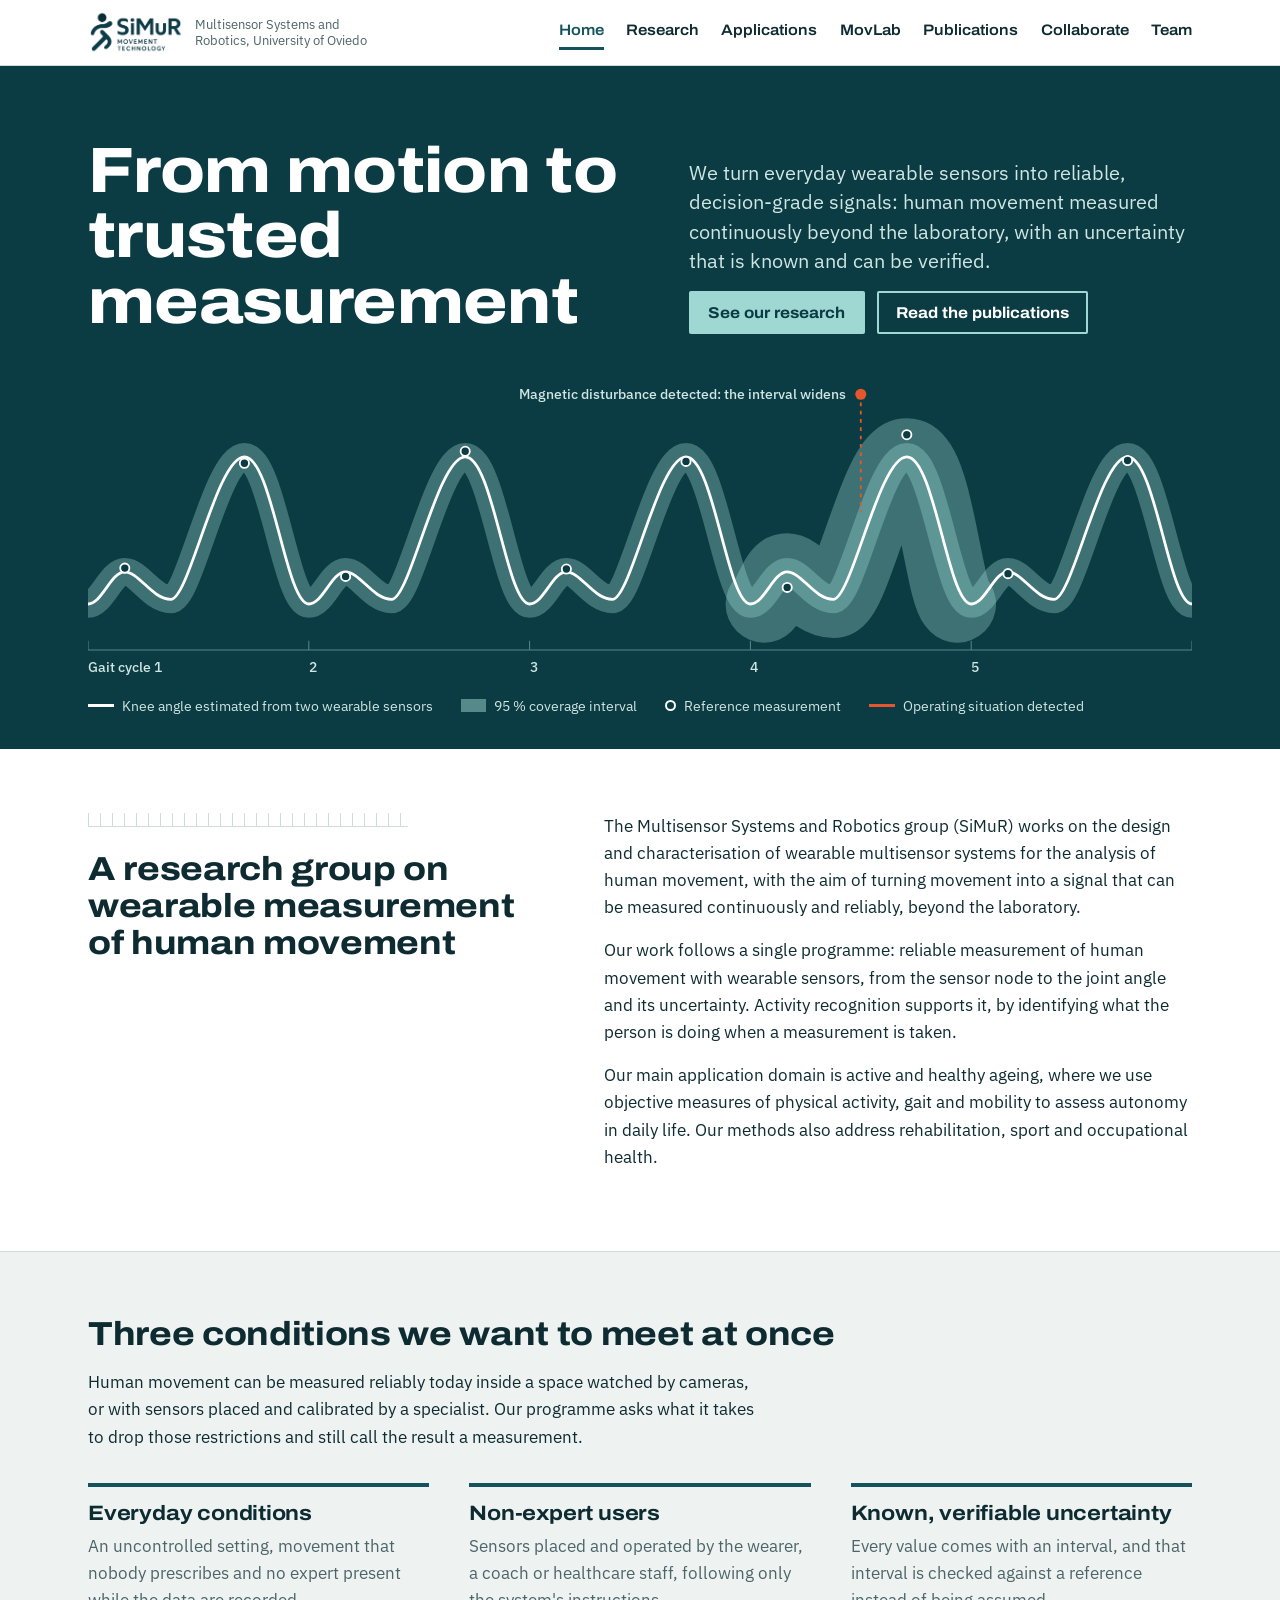
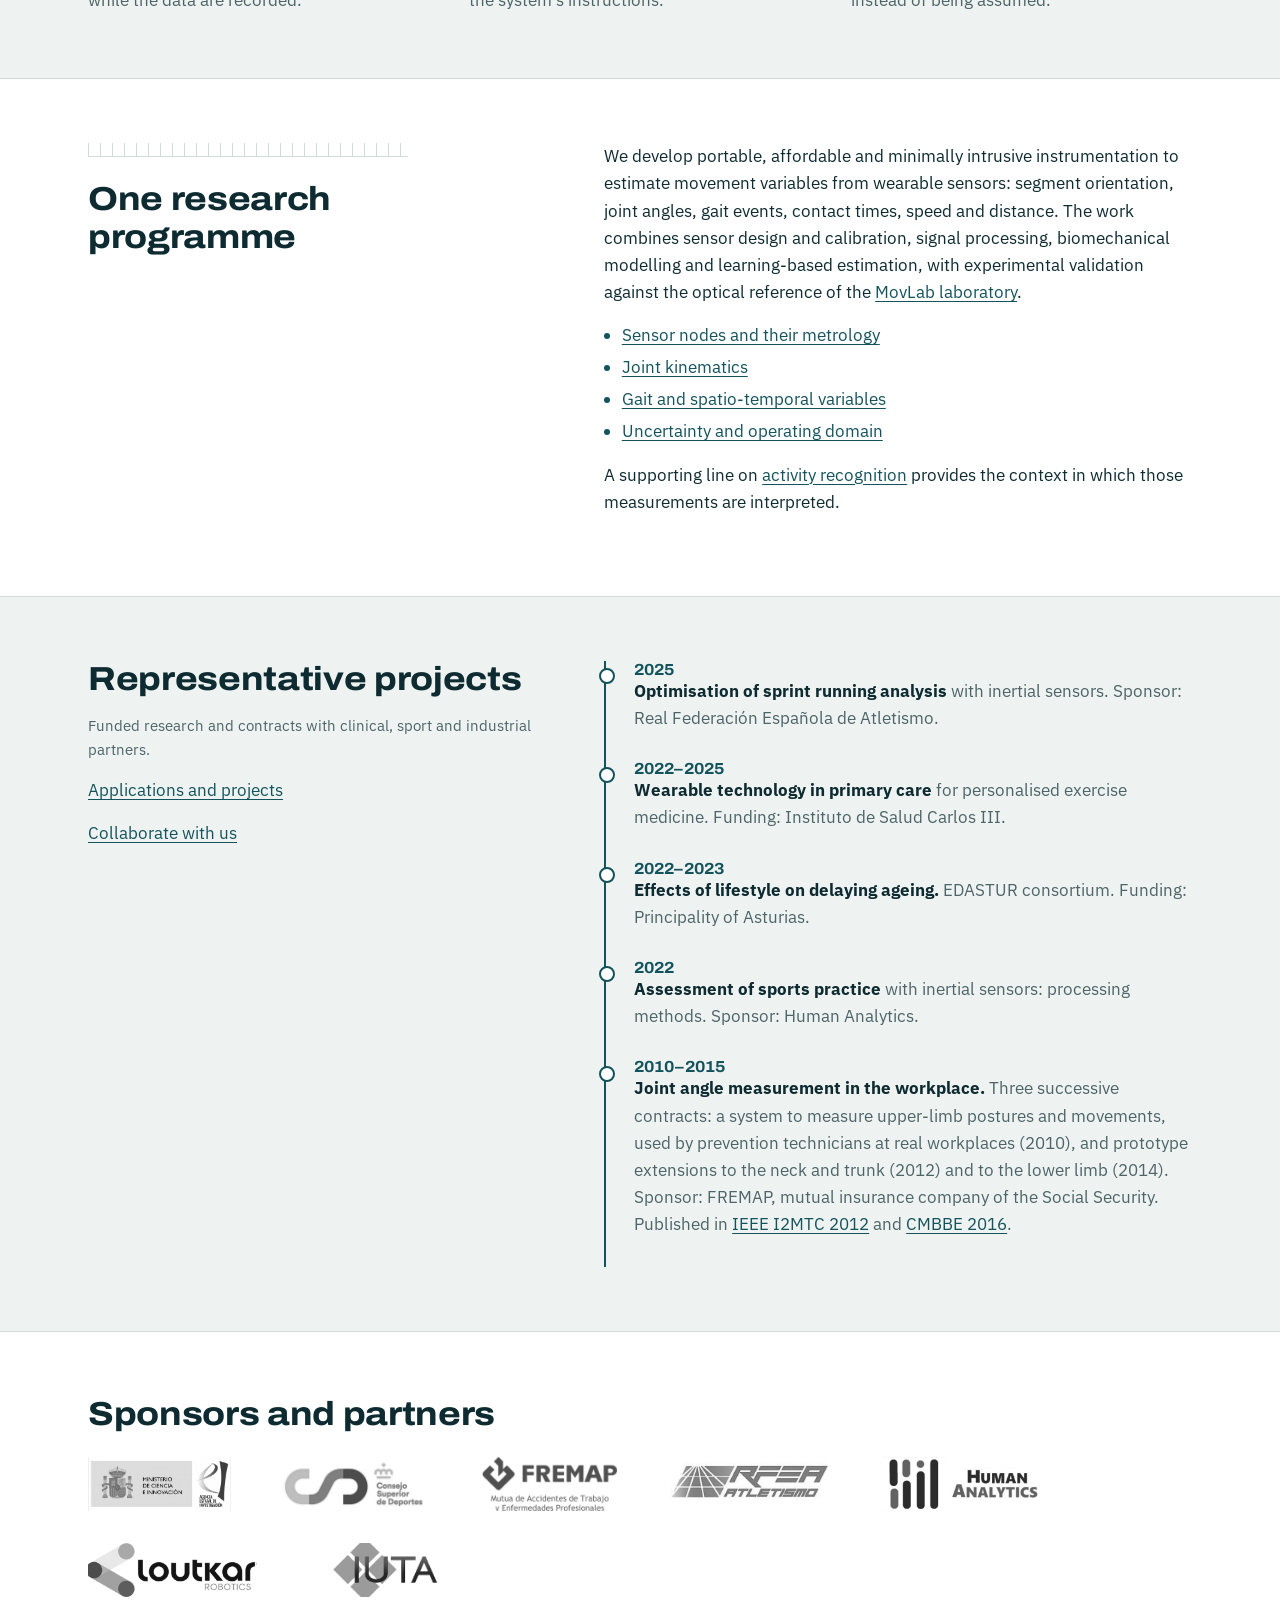
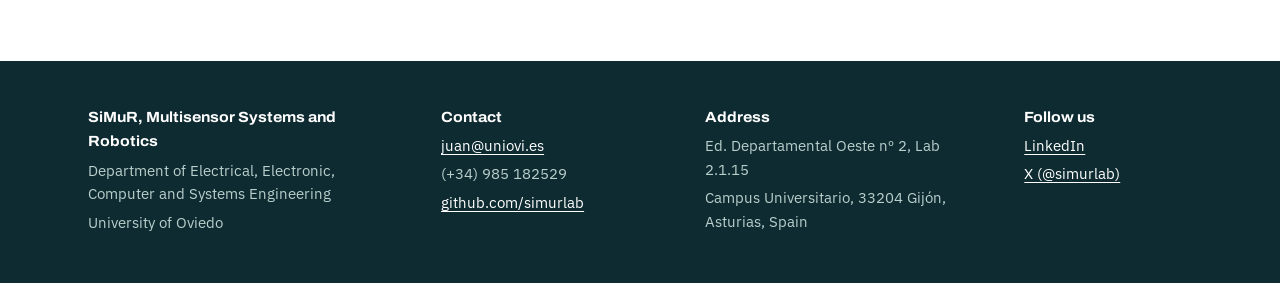
<file: index.html>
<!DOCTYPE html>
<html lang="en">
<head>
<meta charset="utf-8">
<meta name="viewport" content="width=device-width, initial-scale=1">
<title>SiMuR – Multisensor Systems and Robotics, University of Oviedo</title>
<meta name="description" content="SiMuR designs and characterises wearable multisensor systems to measure human movement continuously and reliably beyond the laboratory, with known and verifiable uncertainty.">
<link rel="icon" href="assets/img/old/home-01.png">
<link rel="preconnect" href="https://fonts.googleapis.com"><link rel="preconnect" href="https://fonts.gstatic.com" crossorigin>
<link href="https://fonts.googleapis.com/css2?family=Archivo:wdth,wght@100..125,500..800&family=IBM+Plex+Sans:wght@400;500;600&display=swap" rel="stylesheet">
<link rel="stylesheet" href="assets/style.css">
</head>
<body>
<a class="skip" href="#main">Skip to main content</a>
<header class="site-head"><div class="wrap">
<a class="brand" href="index.html"><img src="assets/img/old/home-04.png" alt="SiMuR Movement Technology" width="800" height="387"><span>Multisensor Systems and Robotics, University of Oviedo</span></a>
<nav class="site-nav" aria-label="Main"><ul>
<li><a href="index.html" aria-current="page">Home</a></li>
<li><a href="research.html">Research</a></li>
<li><a href="applications.html">Applications</a></li>
<li><a href="facilities.html">MovLab</a></li>
<li><a href="publications.html">Publications</a></li>
<li><a href="collaborate.html">Collaborate</a></li>
<li><a href="team.html">Team</a></li>
</ul></nav>
</div></header>

<main id="main">
<section class="hero"><div class="wrap">
<div class="hero-text">
<h1>From motion to trusted measurement</h1>
<div>
<p class="lead">We turn everyday wearable sensors into reliable, decision-grade signals: human movement measured continuously beyond the laboratory, with an uncertainty that is known and can be verified.</p>
<div class="hero-actions"><a class="btn" href="research.html">See our research</a><a class="btn line" href="publications.html">Read the publications</a></div>
</div>
</div>
<div class="plot">
<svg viewBox="0 0 1200 330" role="img" aria-labelledby="plot-t plot-d">
<title id="plot-t">A joint angle measured over five gait cycles with its coverage interval</title>
<desc id="plot-d">The estimated knee angle is drawn as a line inside a band, the 95 % coverage interval. Reference points fall inside the band. In the fourth cycle a magnetic disturbance is detected and the band widens.</desc>
<g class="tick"><path d="M0 300H1200M0 300v-10M240 300v-10M480 300v-10M720 300v-10M960 300v-10M1200 300v-10"/></g>
<path class="band" stroke-width="30" d="M0,250 C15,250 25,215 40,215 S70,245 90,245 S140,90 170,90 S215,250 240,250 C255,250 265,215 280,215 S310,245 330,245 S380,90 410,90 S455,250 480,250 C495,250 505,215 520,215 S550,245 570,245 S620,90 650,90 S695,250 720,250 C735,250 745,215 760,215 S790,245 810,245 S860,90 890,90 S935,250 960,250 C975,250 985,215 1000,215 S1030,245 1050,245 S1100,90 1130,90 S1175,250 1200,250"/>
<path class="band" stroke-width="84" d="M735,250 C745,240 750,215 760,215 S790,245 810,245 S860,90 890,90 S930,240 945,250"/>
<path class="curve" d="M0,250 C15,250 25,215 40,215 S70,245 90,245 S140,90 170,90 S215,250 240,250 C255,250 265,215 280,215 S310,245 330,245 S380,90 410,90 S455,250 480,250 C495,250 505,215 520,215 S550,245 570,245 S620,90 650,90 S695,250 720,250 C735,250 745,215 760,215 S790,245 810,245 S860,90 890,90 S935,250 960,250 C975,250 985,215 1000,215 S1030,245 1050,245 S1100,90 1130,90 S1175,250 1200,250"/>
<g class="ref"><circle cx="40" cy="211" r="5"/><circle cx="170" cy="97" r="5"/><circle cx="280" cy="220" r="5"/><circle cx="410" cy="84" r="5"/><circle cx="520" cy="212" r="5"/><circle cx="650" cy="95" r="5"/><circle cx="760" cy="232" r="5"/><circle cx="890" cy="66" r="5"/><circle cx="1000" cy="217" r="5"/><circle cx="1130" cy="94" r="5"/></g>
<path class="flagline" d="M840 22V150"/><circle class="flag" cx="840" cy="22" r="6"/>
<text x="856" y="27">Magnetic disturbance detected: the interval widens</text>
<text x="0" y="324">Gait cycle 1</text><text x="240" y="324">2</text><text x="480" y="324">3</text><text x="720" y="324">4</text><text x="960" y="324">5</text>
</svg>
<ul class="legend"><li><i></i>Knee angle estimated from two wearable sensors</li><li><i class="b"></i>95 % coverage interval</li><li><i class="r"></i>Reference measurement</li><li><i class="f"></i>Operating situation detected</li></ul>
</div>
</div></section>

<section class="sec white"><div class="wrap split">
<div><div class="rule"></div><h2>A research group on wearable measurement of human movement</h2></div>
<div>
<p>The Multisensor Systems and Robotics group (SiMuR) works on the design and characterisation of wearable multisensor systems for the analysis of human movement, with the aim of turning movement into a signal that can be measured continuously and reliably, beyond the laboratory.</p>
<p>Our work follows a single programme: reliable measurement of human movement with wearable sensors, from the sensor node to the joint angle and its uncertainty. Activity recognition supports it, by identifying what the person is doing when a measurement is taken.</p>
<p>Our main application domain is active and healthy ageing, where we use objective measures of physical activity, gait and mobility to assess autonomy in daily life. Our methods also address rehabilitation, sport and occupational health.</p>
</div>
</div></section>

<section class="sec"><div class="wrap">
<h2>Three conditions we want to meet at once</h2>
<p>Human movement can be measured reliably today inside a space watched by cameras, or with sensors placed and calibrated by a specialist. Our programme asks what it takes to drop those restrictions and still call the result a measurement.</p>
<div class="cols3" style="margin-top:2rem">
<div class="cond"><h3>Everyday conditions</h3><p>An uncontrolled setting, movement that nobody prescribes and no expert present while the data are recorded.</p></div>
<div class="cond"><h3>Non-expert users</h3><p>Sensors placed and operated by the wearer, a coach or healthcare staff, following only the system's instructions.</p></div>
<div class="cond"><h3>Known, verifiable uncertainty</h3><p>Every value comes with an interval, and that interval is checked against a reference instead of being assumed.</p></div>
</div>
</div></section>

<section class="sec white"><div class="wrap split">
<div><div class="rule"></div><h2>One research programme</h2></div>
<div>
<p>We develop portable, affordable and minimally intrusive instrumentation to estimate movement variables from wearable sensors: segment orientation, joint angles, gait events, contact times, speed and distance. The work combines sensor design and calibration, signal processing, biomechanical modelling and learning-based estimation, with experimental validation against the optical reference of the <a href="facilities.html">MovLab laboratory</a>.</p>
<ul>
<li><a href="research.html#imu">Sensor nodes and their metrology</a></li>
<li><a href="research.html#joints">Joint kinematics</a></li>
<li><a href="research.html#gait">Gait and spatio-temporal variables</a></li>
<li><a href="research.html#trustworthy">Uncertainty and operating domain</a></li>
</ul>
<p style="margin-top:1rem">A supporting line on <a href="research.html#har">activity recognition</a> provides the context in which those measurements are interpreted.</p>
</div>
</div></section>

<section class="sec"><div class="wrap split">
<div><h2>Representative projects</h2><p class="small">Funded research and contracts with clinical, sport and industrial partners.</p><p><a href="applications.html">Applications and projects</a></p><p><a href="collaborate.html">Collaborate with us</a></p></div>
<ol class="timeline">
<li><time>2025</time><p><strong>Optimisation of sprint running analysis</strong> with inertial sensors. Sponsor: Real Federación Española de Atletismo.</p></li>
<li><time>2022–2025</time><p><strong>Wearable technology in primary care</strong> for personalised exercise medicine. Funding: Instituto de Salud Carlos III.</p></li>
<li><time>2022–2023</time><p><strong>Effects of lifestyle on delaying ageing.</strong> EDASTUR consortium. Funding: Principality of Asturias.</p></li>
<li><time>2022</time><p><strong>Assessment of sports practice</strong> with inertial sensors: processing methods. Sponsor: Human Analytics.</p></li>
<li><time>2010–2015</time><p><strong>Joint angle measurement in the workplace.</strong> Three successive contracts: a system to measure upper-limb postures and movements, used by prevention technicians at real workplaces (2010), and prototype extensions to the neck and trunk (2012) and to the lower limb (2014). Sponsor: FREMAP, mutual insurance company of the Social Security. Published in <a href="https://doi.org/10.1109/I2MTC.2012.6229695">IEEE I2MTC 2012</a> and <a href="https://doi.org/10.1080/10255842.2014.997718">CMBBE 2016</a>.</p></li>
</ol>
</div></section>

<section class="sec white"><div class="wrap">
<h2>Sponsors and partners</h2>
<ul class="logos">
<li><img src="assets/img/old/home-12.jpg" alt="Ministerio de Ciencia e Innovación, Agencia Estatal de Investigación"></li>
<li><img src="assets/img/old/home-11.png" alt="Consejo Superior de Deportes"></li>
<li><img src="assets/img/old/home-09.png" alt="FREMAP"></li>
<li><img src="assets/img/old/home-10.png" alt="Real Federación Española de Atletismo"></li>
<li><img src="assets/img/old/home-08.png" alt="Human Analytics"></li>
<li><img src="assets/img/old/home-07.png" alt="Loutkar Robotics"></li>
<li><img src="assets/img/old/home-13.png" alt="IUTA"></li>
</ul>
</div></section>
</main>

<footer class="site-foot"><div class="wrap">
<div><p><strong>SiMuR, Multisensor Systems and Robotics</strong></p><p>Department of Electrical, Electronic, Computer and Systems Engineering</p><p>University of Oviedo</p></div>
<div><p><strong>Contact</strong></p><p><a href="mailto:juan@uniovi.es">juan@uniovi.es</a></p><p>(+34) 985 182529</p><p><a href="https://github.com/simurlab">github.com/simurlab</a></p></div>
<div><p><strong>Address</strong></p><p>Ed. Departamental Oeste nº 2, Lab 2.1.15</p><p>Campus Universitario, 33204 Gijón, Asturias, Spain</p></div>
<div><p><strong>Follow us</strong></p><p><a href="https://www.linkedin.com/company/simurlab/">LinkedIn</a></p><p><a href="https://x.com/simurlab">X (@simurlab)</a></p></div>
</div></footer>
</body>
</html>
</file>
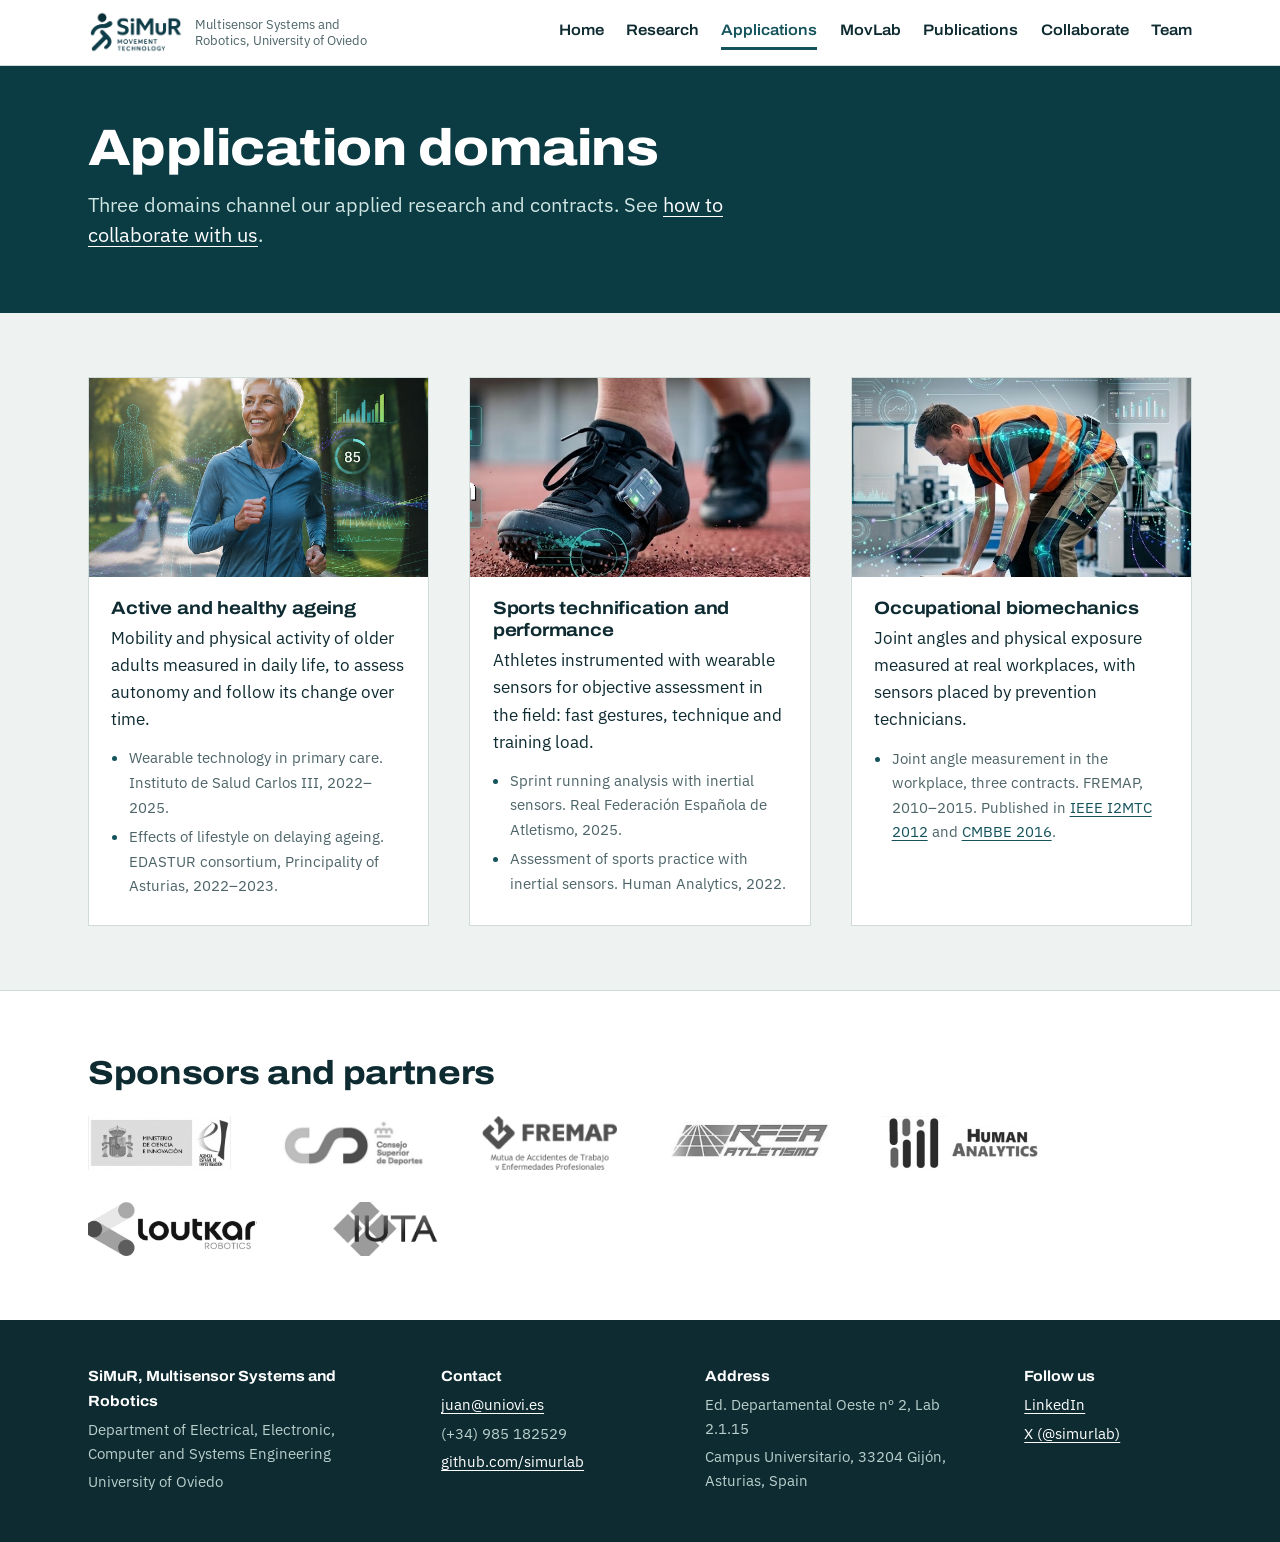
<file: applications.html>
<!DOCTYPE html>
<html lang="en">
<head>
<meta charset="utf-8">
<meta name="viewport" content="width=device-width, initial-scale=1">
<title>Applications and projects – SiMuR</title>
<meta name="description" content="Application domains of the SiMuR group: active and healthy ageing, sports technification and performance, and occupational biomechanics, with projects and partners.">
<link rel="icon" href="assets/img/old/home-01.png">
<link rel="preconnect" href="https://fonts.googleapis.com"><link rel="preconnect" href="https://fonts.gstatic.com" crossorigin>
<link href="https://fonts.googleapis.com/css2?family=Archivo:wdth,wght@100..125,500..800&family=IBM+Plex+Sans:wght@400;500;600&display=swap" rel="stylesheet">
<link rel="stylesheet" href="assets/style.css">
</head>
<body>
<a class="skip" href="#main">Skip to main content</a>
<header class="site-head"><div class="wrap">
<a class="brand" href="index.html"><img src="assets/img/old/home-04.png" alt="SiMuR Movement Technology" width="800" height="387"><span>Multisensor Systems and Robotics, University of Oviedo</span></a>
<nav class="site-nav" aria-label="Main"><ul>
<li><a href="index.html">Home</a></li>
<li><a href="research.html">Research</a></li>
<li><a href="applications.html" aria-current="page">Applications</a></li>
<li><a href="facilities.html">MovLab</a></li>
<li><a href="publications.html">Publications</a></li>
<li><a href="collaborate.html">Collaborate</a></li>
<li><a href="team.html">Team</a></li>
</ul></nav>
</div></header>

<main id="main">
<section class="page-head"><div class="wrap">
<h1>Application domains</h1>
<p class="lead">Three domains channel our applied research and contracts. See <a href="collaborate.html">how to collaborate with us</a>.</p>
</div></section>

<section class="sec"><div class="wrap">
<h2 class="vh">Domains and their projects</h2>
<div class="cols3">

<article class="tile" id="ageing"><img src="assets/img/old/research-topis-10.png" alt="An older woman jogging in a park" width="1280" height="370" style="aspect-ratio:640/375;height:auto;object-fit:cover;object-position:100% 50%"><div class="body">
<h3>Active and healthy ageing</h3>
<p>Mobility and physical activity of older adults measured in daily life, to assess autonomy and follow its change over time.</p>
<ul><li>Wearable technology in primary care. Instituto de Salud Carlos III, 2022–2025.</li><li>Effects of lifestyle on delaying ageing. EDASTUR consortium, Principality of Asturias, 2022–2023.</li></ul>
</div></article>

<article class="tile" id="sport"><img src="assets/img/old/research-topis-12.jpg" alt="A sensor attached to a running shoe on a track" width="1280" height="375" style="aspect-ratio:640/375;height:auto;object-fit:cover;object-position:100% 50%"><div class="body">
<h3>Sports technification and performance</h3>
<p>Athletes instrumented with wearable sensors for objective assessment in the field: fast gestures, technique and training load.</p>
<ul><li>Sprint running analysis with inertial sensors. Real Federación Española de Atletismo, 2025.</li><li>Assessment of sports practice with inertial sensors. Human Analytics, 2022.</li></ul>
</div></article>

<article class="tile" id="work"><img src="assets/img/old/research-topis-13.jpg" alt="A worker bending to lift a load while wearing sensors" width="1280" height="375" style="aspect-ratio:640/375;height:auto;object-fit:cover;object-position:100% 50%"><div class="body">
<h3>Occupational biomechanics</h3>
<p>Joint angles and physical exposure measured at real workplaces, with sensors placed by prevention technicians.</p>
<ul><li>Joint angle measurement in the workplace, three contracts. FREMAP, 2010–2015. Published in <a href="https://doi.org/10.1109/I2MTC.2012.6229695">IEEE I2MTC 2012</a> and <a href="https://doi.org/10.1080/10255842.2014.997718">CMBBE 2016</a>.</li></ul>
</div></article>

</div>
</div></section>

<section class="sec white"><div class="wrap">
<h2>Sponsors and partners</h2>
<ul class="logos">
<li><img src="assets/img/old/home-12.jpg" alt="Ministerio de Ciencia e Innovación, Agencia Estatal de Investigación"></li>
<li><img src="assets/img/old/home-11.png" alt="Consejo Superior de Deportes"></li>
<li><img src="assets/img/old/home-09.png" alt="FREMAP"></li>
<li><img src="assets/img/old/home-10.png" alt="Real Federación Española de Atletismo"></li>
<li><img src="assets/img/old/home-08.png" alt="Human Analytics"></li>
<li><img src="assets/img/old/home-07.png" alt="Loutkar Robotics"></li>
<li><img src="assets/img/old/home-13.png" alt="IUTA"></li>
</ul>
</div></section>
</main>

<footer class="site-foot"><div class="wrap">
<div><p><strong>SiMuR, Multisensor Systems and Robotics</strong></p><p>Department of Electrical, Electronic, Computer and Systems Engineering</p><p>University of Oviedo</p></div>
<div><p><strong>Contact</strong></p><p><a href="mailto:juan@uniovi.es">juan@uniovi.es</a></p><p>(+34) 985 182529</p><p><a href="https://github.com/simurlab">github.com/simurlab</a></p></div>
<div><p><strong>Address</strong></p><p>Ed. Departamental Oeste nº 2, Lab 2.1.15</p><p>Campus Universitario, 33204 Gijón, Asturias, Spain</p></div>
<div><p><strong>Follow us</strong></p><p><a href="https://www.linkedin.com/company/simurlab/">LinkedIn</a></p><p><a href="https://x.com/simurlab">X (@simurlab)</a></p></div>
</div></footer>
</body>
</html>
</file>
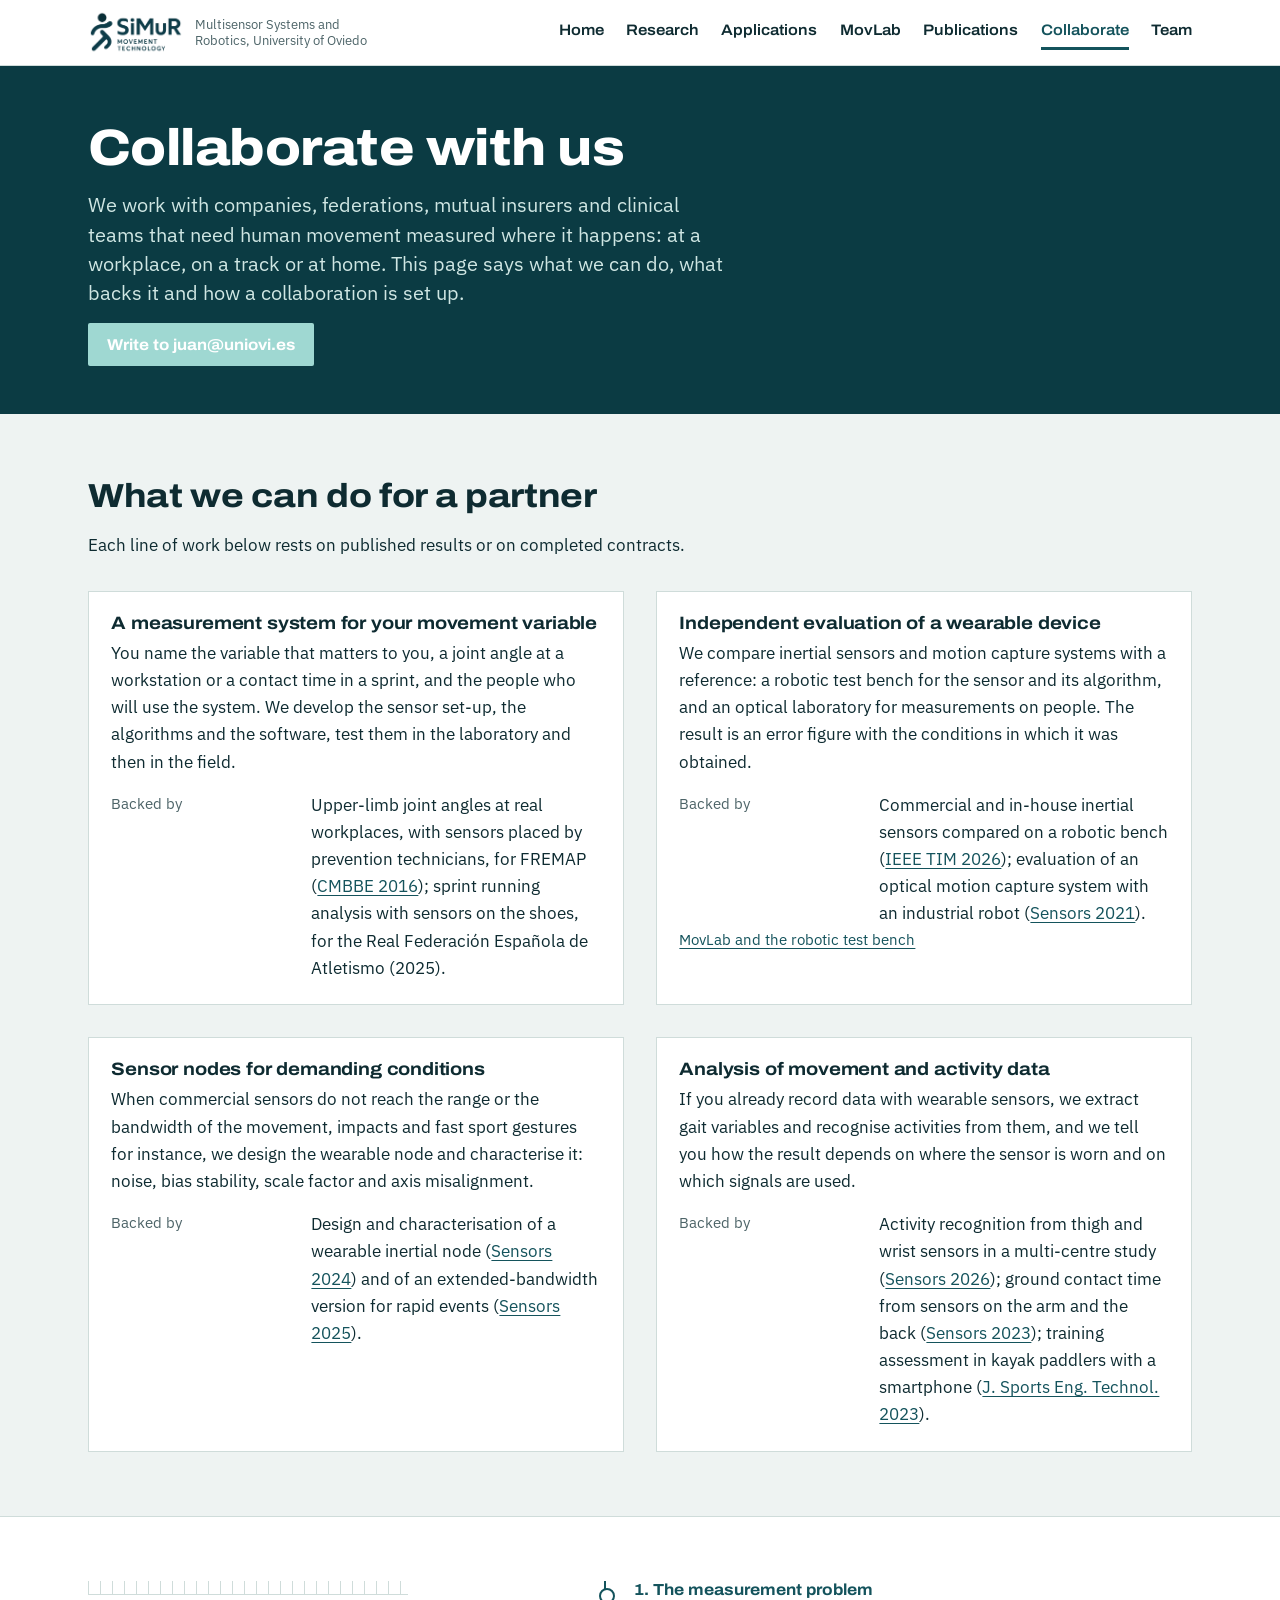
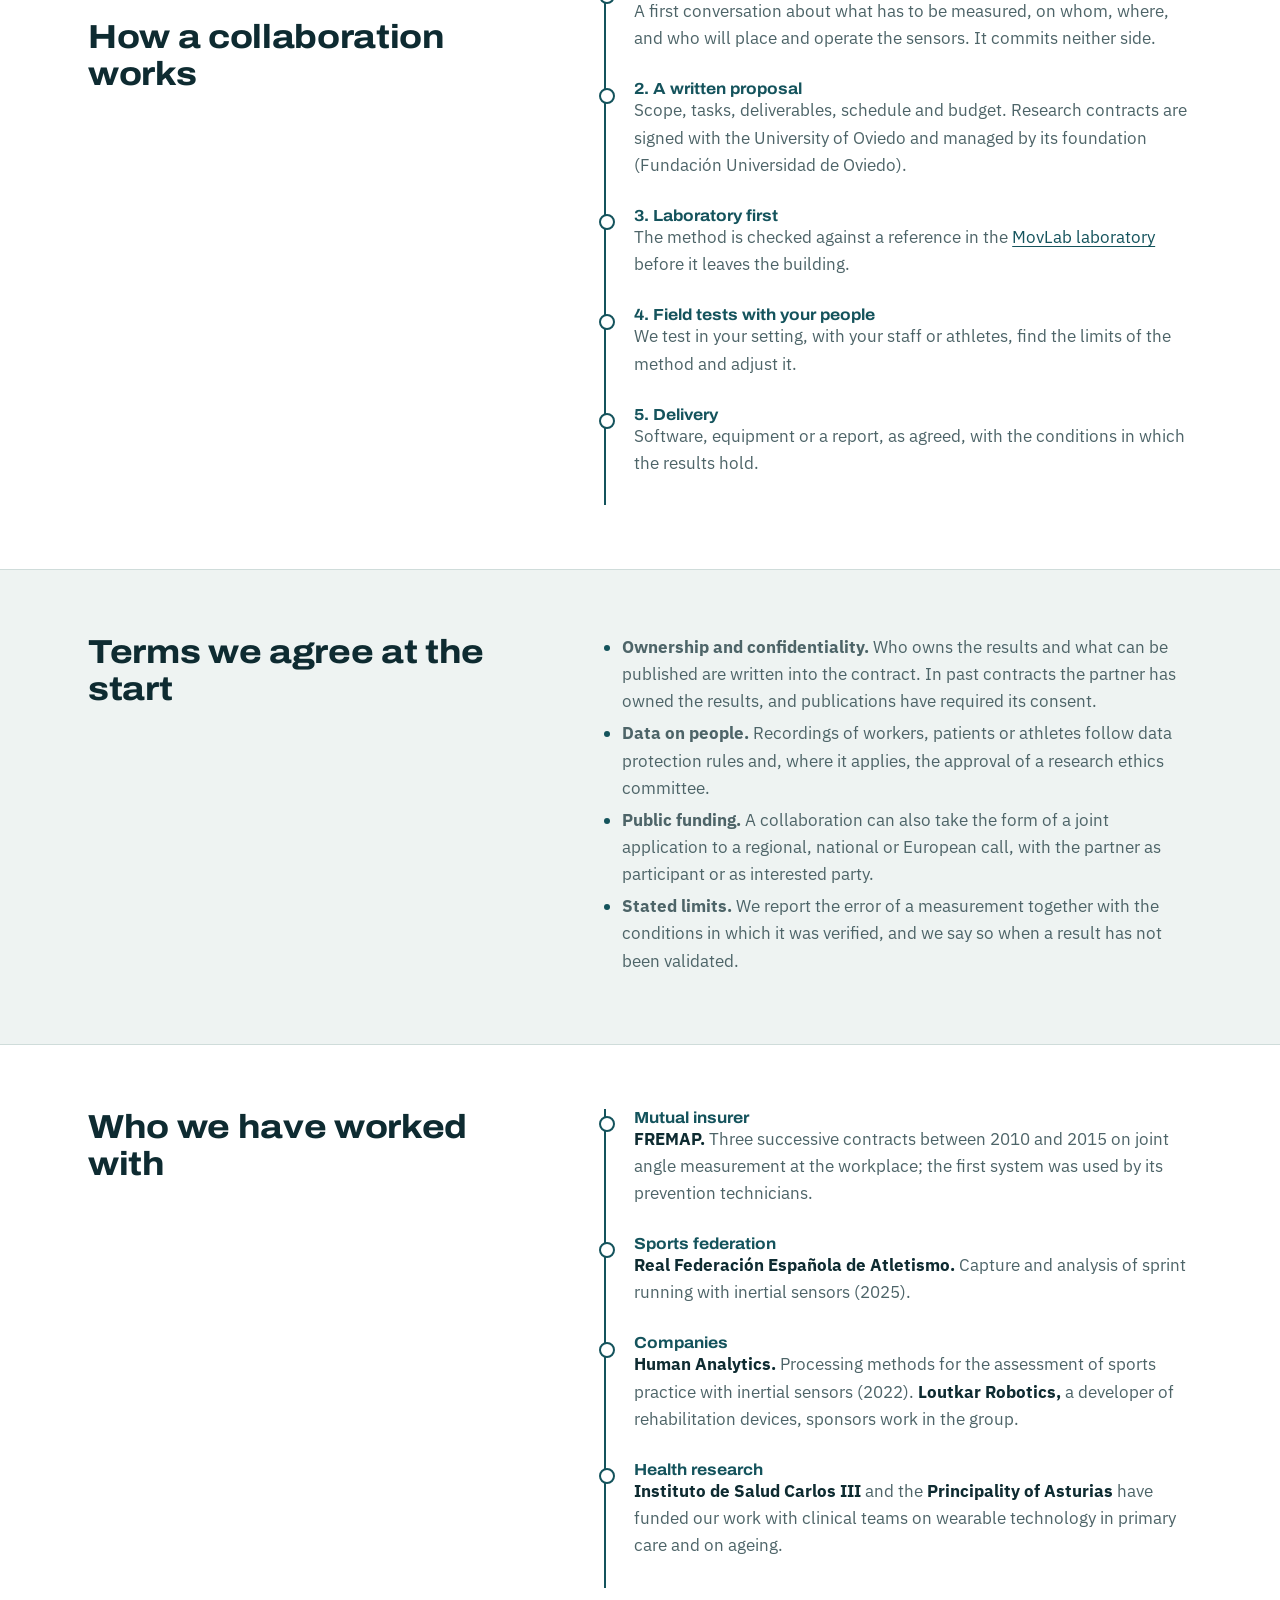
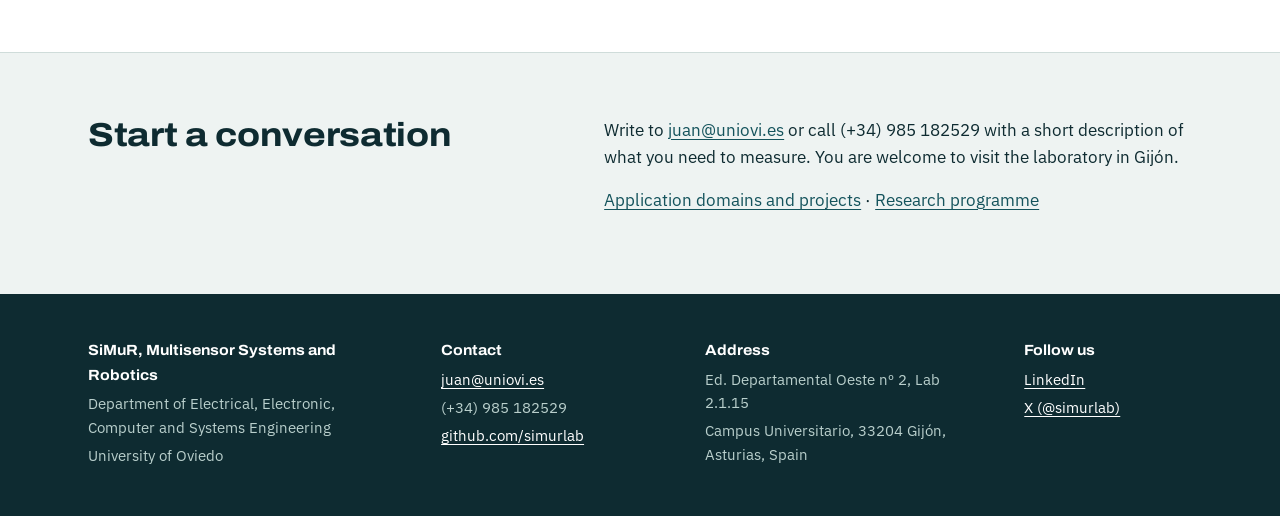
<file: collaborate.html>
<!DOCTYPE html>
<html lang="en">
<head>
<meta charset="utf-8">
<meta name="viewport" content="width=device-width, initial-scale=1">
<title>Collaborate – SiMuR</title>
<meta name="description" content="How companies, federations, insurers and clinical teams can work with the SiMuR group: measurement systems, evaluation of wearable devices, sensor nodes and data analysis.">
<link rel="icon" href="assets/img/old/home-01.png">
<link rel="preconnect" href="https://fonts.googleapis.com"><link rel="preconnect" href="https://fonts.gstatic.com" crossorigin>
<link href="https://fonts.googleapis.com/css2?family=Archivo:wdth,wght@100..125,500..800&family=IBM+Plex+Sans:wght@400;500;600&display=swap" rel="stylesheet">
<link rel="stylesheet" href="assets/style.css">
</head>
<body>
<a class="skip" href="#main">Skip to main content</a>
<header class="site-head"><div class="wrap">
<a class="brand" href="index.html"><img src="assets/img/old/home-04.png" alt="SiMuR Movement Technology" width="800" height="387"><span>Multisensor Systems and Robotics, University of Oviedo</span></a>
<nav class="site-nav" aria-label="Main"><ul>
<li><a href="index.html">Home</a></li>
<li><a href="research.html">Research</a></li>
<li><a href="applications.html">Applications</a></li>
<li><a href="facilities.html">MovLab</a></li>
<li><a href="publications.html">Publications</a></li>
<li><a href="collaborate.html" aria-current="page">Collaborate</a></li>
<li><a href="team.html">Team</a></li>
</ul></nav>
</div></header>

<main id="main">
<section class="page-head"><div class="wrap">
<h1>Collaborate with us</h1>
<p class="lead">We work with companies, federations, mutual insurers and clinical teams that need human movement measured where it happens: at a workplace, on a track or at home. This page says what we can do, what backs it and how a collaboration is set up.</p>
<div class="hero-actions"><a class="btn" href="mailto:juan@uniovi.es">Write to juan@uniovi.es</a></div>
</div></section>

<section class="sec"><div class="wrap">
<h2>What we can do for a partner</h2>
<p>Each line of work below rests on published results or on completed contracts.</p>
<div class="tiles" style="margin-top:2rem">

<article class="tile" id="systems"><div class="body">
<h3>A measurement system for your movement variable</h3>
<p>You name the variable that matters to you, a joint angle at a workstation or a contact time in a sprint, and the people who will use the system. We develop the sensor set-up, the algorithms and the software, test them in the laboratory and then in the field.</p>
<dl class="facts">
<dt>Backed by</dt><dd>Upper-limb joint angles at real workplaces, with sensors placed by prevention technicians, for FREMAP (<a href="https://doi.org/10.1080/10255842.2014.997718">CMBBE 2016</a>); sprint running analysis with sensors on the shoes, for the Real Federación Española de Atletismo (2025).</dd>
</dl>
</div></article>

<article class="tile" id="evaluation"><div class="body">
<h3>Independent evaluation of a wearable device</h3>
<p>We compare inertial sensors and motion capture systems with a reference: a robotic test bench for the sensor and its algorithm, and an optical laboratory for measurements on people. The result is an error figure with the conditions in which it was obtained.</p>
<dl class="facts">
<dt>Backed by</dt><dd>Commercial and in-house inertial sensors compared on a robotic bench (<a href="https://doi.org/10.1109/TIM.2026.3670515">IEEE TIM 2026</a>); evaluation of an optical motion capture system with an industrial robot (<a href="https://doi.org/10.3390/s21113748">Sensors 2021</a>).</dd>
</dl>
<p class="small"><a href="facilities.html">MovLab and the robotic test bench</a></p>
</div></article>

<article class="tile" id="hardware"><div class="body">
<h3>Sensor nodes for demanding conditions</h3>
<p>When commercial sensors do not reach the range or the bandwidth of the movement, impacts and fast sport gestures for instance, we design the wearable node and characterise it: noise, bias stability, scale factor and axis misalignment.</p>
<dl class="facts">
<dt>Backed by</dt><dd>Design and characterisation of a wearable inertial node (<a href="https://doi.org/10.3390/s24165388">Sensors 2024</a>) and of an extended-bandwidth version for rapid events (<a href="https://doi.org/10.3390/s25196224">Sensors 2025</a>).</dd>
</dl>
</div></article>

<article class="tile" id="analysis"><div class="body">
<h3>Analysis of movement and activity data</h3>
<p>If you already record data with wearable sensors, we extract gait variables and recognise activities from them, and we tell you how the result depends on where the sensor is worn and on which signals are used.</p>
<dl class="facts">
<dt>Backed by</dt><dd>Activity recognition from thigh and wrist sensors in a multi-centre study (<a href="https://www.mdpi.com/1424-8220/26/12/3683">Sensors 2026</a>); ground contact time from sensors on the arm and the back (<a href="https://doi.org/10.3390/s23052523">Sensors 2023</a>); training assessment in kayak paddlers with a smartphone (<a href="https://doi.org/10.1177/17543371231221013">J. Sports Eng. Technol. 2023</a>).</dd>
</dl>
</div></article>

</div>
</div></section>

<section class="sec white"><div class="wrap split">
<div><div class="rule"></div><h2>How a collaboration works</h2></div>
<ol class="timeline">
<li><time>1. The measurement problem</time><p>A first conversation about what has to be measured, on whom, where, and who will place and operate the sensors. It commits neither side.</p></li>
<li><time>2. A written proposal</time><p>Scope, tasks, deliverables, schedule and budget. Research contracts are signed with the University of Oviedo and managed by its foundation (Fundación Universidad de Oviedo).</p></li>
<li><time>3. Laboratory first</time><p>The method is checked against a reference in the <a href="facilities.html">MovLab laboratory</a> before it leaves the building.</p></li>
<li><time>4. Field tests with your people</time><p>We test in your setting, with your staff or athletes, find the limits of the method and adjust it.</p></li>
<li><time>5. Delivery</time><p>Software, equipment or a report, as agreed, with the conditions in which the results hold.</p></li>
</ol>
</div></section>

<section class="sec"><div class="wrap split">
<div><h2>Terms we agree at the start</h2></div>
<div>
<ul>
<li><strong>Ownership and confidentiality.</strong> Who owns the results and what can be published are written into the contract. In past contracts the partner has owned the results, and publications have required its consent.</li>
<li><strong>Data on people.</strong> Recordings of workers, patients or athletes follow data protection rules and, where it applies, the approval of a research ethics committee.</li>
<li><strong>Public funding.</strong> A collaboration can also take the form of a joint application to a regional, national or European call, with the partner as participant or as interested party.</li>
<li><strong>Stated limits.</strong> We report the error of a measurement together with the conditions in which it was verified, and we say so when a result has not been validated.</li>
</ul>
</div>
</div></section>

<section class="sec white"><div class="wrap split">
<div><h2>Who we have worked with</h2></div>
<ol class="timeline">
<li><time>Mutual insurer</time><p><strong>FREMAP.</strong> Three successive contracts between 2010 and 2015 on joint angle measurement at the workplace; the first system was used by its prevention technicians.</p></li>
<li><time>Sports federation</time><p><strong>Real Federación Española de Atletismo.</strong> Capture and analysis of sprint running with inertial sensors (2025).</p></li>
<li><time>Companies</time><p><strong>Human Analytics.</strong> Processing methods for the assessment of sports practice with inertial sensors (2022). <strong>Loutkar Robotics,</strong> a developer of rehabilitation devices, sponsors work in the group.</p></li>
<li><time>Health research</time><p><strong>Instituto de Salud Carlos III</strong> and the <strong>Principality of Asturias</strong> have funded our work with clinical teams on wearable technology in primary care and on ageing.</p></li>
</ol>
</div></section>

<section class="sec"><div class="wrap split">
<div><h2>Start a conversation</h2></div>
<div>
<p>Write to <a href="mailto:juan@uniovi.es">juan@uniovi.es</a> or call (+34) 985 182529 with a short description of what you need to measure. You are welcome to visit the laboratory in Gijón.</p>
<p><a href="applications.html">Application domains and projects</a> · <a href="research.html">Research programme</a></p>
</div>
</div></section>
</main>

<footer class="site-foot"><div class="wrap">
<div><p><strong>SiMuR, Multisensor Systems and Robotics</strong></p><p>Department of Electrical, Electronic, Computer and Systems Engineering</p><p>University of Oviedo</p></div>
<div><p><strong>Contact</strong></p><p><a href="mailto:juan@uniovi.es">juan@uniovi.es</a></p><p>(+34) 985 182529</p><p><a href="https://github.com/simurlab">github.com/simurlab</a></p></div>
<div><p><strong>Address</strong></p><p>Ed. Departamental Oeste nº 2, Lab 2.1.15</p><p>Campus Universitario, 33204 Gijón, Asturias, Spain</p></div>
<div><p><strong>Follow us</strong></p><p><a href="https://www.linkedin.com/company/simurlab/">LinkedIn</a></p><p><a href="https://x.com/simurlab">X (@simurlab)</a></p></div>
</div></footer>
</body>
</html>
</file>
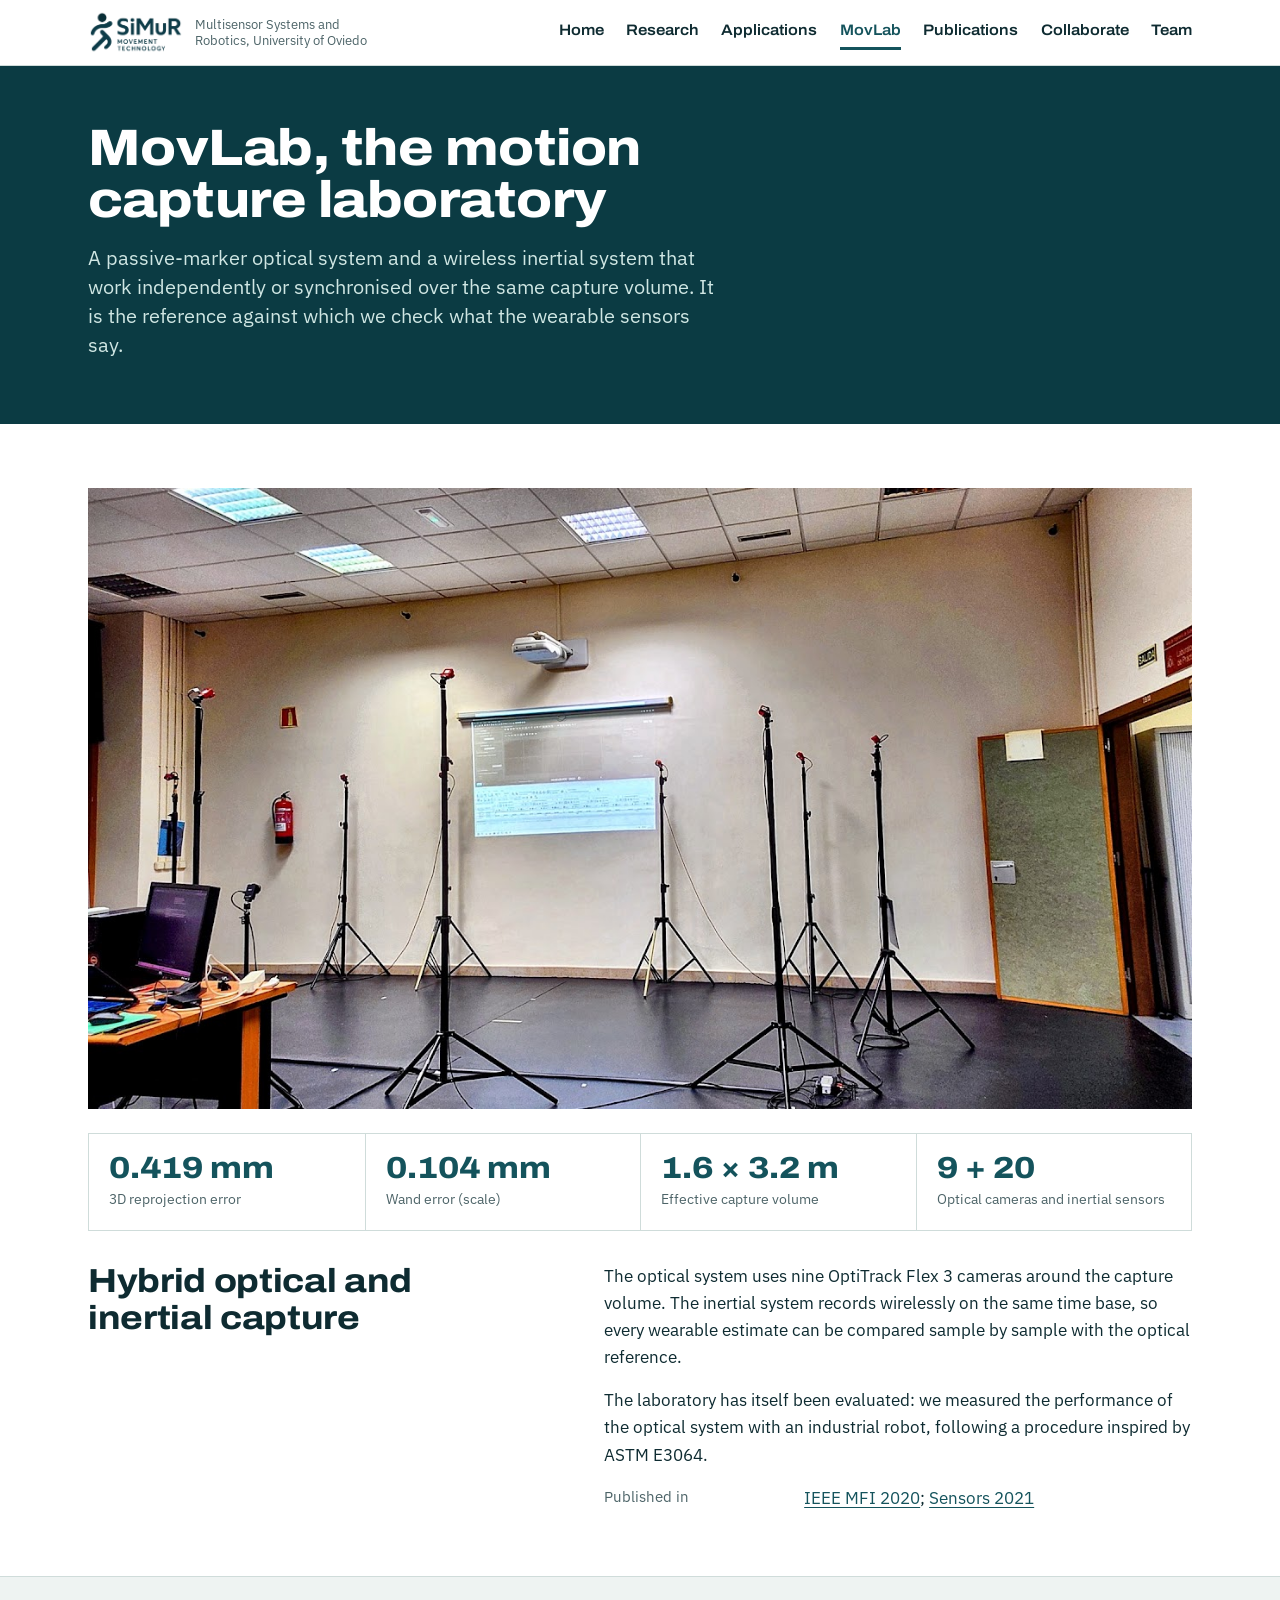
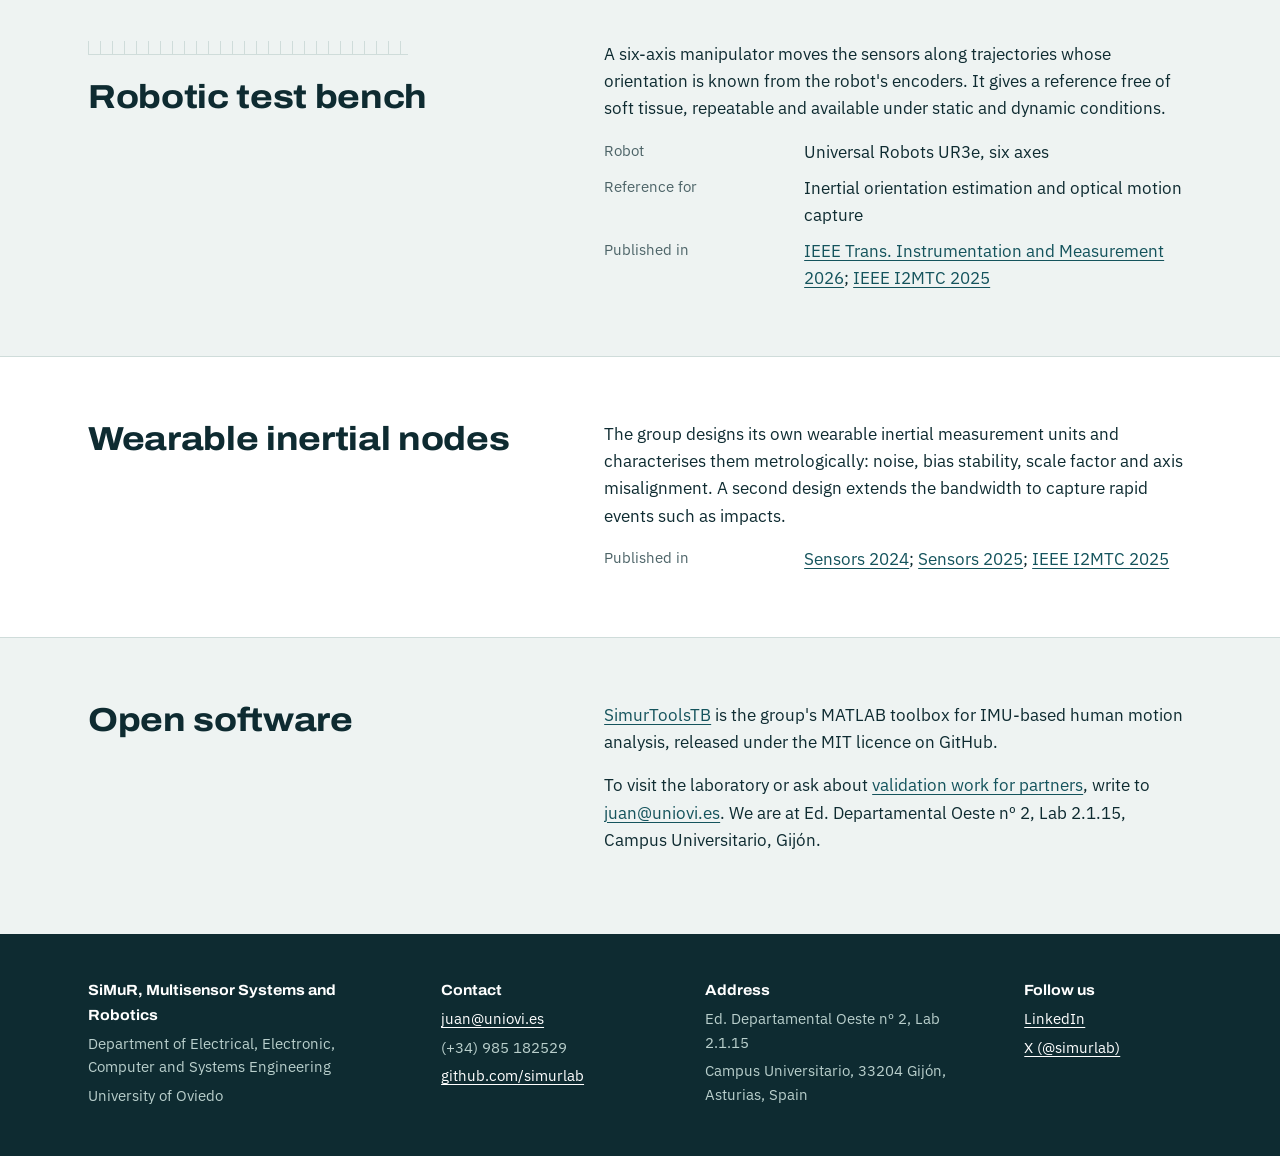
<file: facilities.html>
<!DOCTYPE html>
<html lang="en">
<head>
<meta charset="utf-8">
<meta name="viewport" content="width=device-width, initial-scale=1">
<title>MovLab and facilities – SiMuR</title>
<meta name="description" content="MovLab, the motion capture laboratory of the SiMuR group: passive-marker optical system and wireless inertial system on one capture volume, plus a robotic test bench and in-house wearable sensor nodes.">
<link rel="icon" href="assets/img/old/home-01.png">
<link rel="preconnect" href="https://fonts.googleapis.com"><link rel="preconnect" href="https://fonts.gstatic.com" crossorigin>
<link href="https://fonts.googleapis.com/css2?family=Archivo:wdth,wght@100..125,500..800&family=IBM+Plex+Sans:wght@400;500;600&display=swap" rel="stylesheet">
<link rel="stylesheet" href="assets/style.css">
</head>
<body>
<a class="skip" href="#main">Skip to main content</a>
<header class="site-head"><div class="wrap">
<a class="brand" href="index.html"><img src="assets/img/old/home-04.png" alt="SiMuR Movement Technology" width="800" height="387"><span>Multisensor Systems and Robotics, University of Oviedo</span></a>
<nav class="site-nav" aria-label="Main"><ul>
<li><a href="index.html">Home</a></li>
<li><a href="research.html">Research</a></li>
<li><a href="applications.html">Applications</a></li>
<li><a href="facilities.html" aria-current="page">MovLab</a></li>
<li><a href="publications.html">Publications</a></li>
<li><a href="collaborate.html">Collaborate</a></li>
<li><a href="team.html">Team</a></li>
</ul></nav>
</div></header>

<main id="main">
<section class="page-head"><div class="wrap">
<h1>MovLab, the motion capture laboratory</h1>
<p class="lead">A passive-marker optical system and a wireless inertial system that work independently or synchronised over the same capture volume. It is the reference against which we check what the wearable sensors say.</p>
</div></section>

<section class="sec white" id="movlab"><div class="wrap">
<img src="assets/img/old/movlab-05.jpg" alt="The MovLab laboratory: optical cameras on tripods around the capture volume" width="1280" height="720">
<div class="stats">
<div><b>0.419 mm</b><span>3D reprojection error</span></div>
<div><b>0.104 mm</b><span>Wand error (scale)</span></div>
<div><b>1.6 × 3.2 m</b><span>Effective capture volume</span></div>
<div><b>9 + 20</b><span>Optical cameras and inertial sensors</span></div>
</div>
<div class="split" style="margin-top:2rem">
<div><h2>Hybrid optical and inertial capture</h2></div>
<div>
<p>The optical system uses nine OptiTrack Flex 3 cameras around the capture volume. The inertial system records wirelessly on the same time base, so every wearable estimate can be compared sample by sample with the optical reference.</p>
<p>The laboratory has itself been evaluated: we measured the performance of the optical system with an industrial robot, following a procedure inspired by ASTM E3064.</p>
<dl class="facts">
<dt>Published in</dt><dd><a href="https://doi.org/10.1109/MFI49285.2020.9235242">IEEE MFI 2020</a>; <a href="https://doi.org/10.3390/s21113748">Sensors 2021</a></dd>
</dl>
</div>
</div>
</div></section>

<section class="sec" id="robot"><div class="wrap split">
<div><div class="rule"></div><h2>Robotic test bench</h2></div>
<div>
<p>A six-axis manipulator moves the sensors along trajectories whose orientation is known from the robot's encoders. It gives a reference free of soft tissue, repeatable and available under static and dynamic conditions.</p>
<dl class="facts">
<dt>Robot</dt><dd>Universal Robots UR3e, six axes</dd>
<dt>Reference for</dt><dd>Inertial orientation estimation and optical motion capture</dd>
<dt>Published in</dt><dd><a href="https://doi.org/10.1109/TIM.2026.3670515">IEEE Trans. Instrumentation and Measurement 2026</a>; <a href="https://doi.org/10.1109/I2MTC62753.2025.11079213">IEEE I2MTC 2025</a></dd>
</dl>
</div>
</div></section>

<section class="sec white" id="nodes"><div class="wrap split">
<div><h2>Wearable inertial nodes</h2></div>
<div>
<p>The group designs its own wearable inertial measurement units and characterises them metrologically: noise, bias stability, scale factor and axis misalignment. A second design extends the bandwidth to capture rapid events such as impacts.</p>
<dl class="facts">
<dt>Published in</dt><dd><a href="https://doi.org/10.3390/s24165388">Sensors 2024</a>; <a href="https://doi.org/10.3390/s25196224">Sensors 2025</a>; <a href="https://doi.org/10.1109/I2MTC62753.2025.11079060">IEEE I2MTC 2025</a></dd>
</dl>
</div>
</div></section>

<section class="sec" id="software"><div class="wrap split">
<div><h2>Open software</h2></div>
<div>
<p><a href="https://github.com/simurlab/SimurToolsTB">SimurToolsTB</a> is the group's MATLAB toolbox for IMU-based human motion analysis, released under the MIT licence on GitHub.</p>
<p>To visit the laboratory or ask about <a href="collaborate.html">validation work for partners</a>, write to <a href="mailto:juan@uniovi.es">juan@uniovi.es</a>. We are at Ed. Departamental Oeste nº 2, Lab 2.1.15, Campus Universitario, Gijón.</p>
</div>
</div></section>
</main>

<footer class="site-foot"><div class="wrap">
<div><p><strong>SiMuR, Multisensor Systems and Robotics</strong></p><p>Department of Electrical, Electronic, Computer and Systems Engineering</p><p>University of Oviedo</p></div>
<div><p><strong>Contact</strong></p><p><a href="mailto:juan@uniovi.es">juan@uniovi.es</a></p><p>(+34) 985 182529</p><p><a href="https://github.com/simurlab">github.com/simurlab</a></p></div>
<div><p><strong>Address</strong></p><p>Ed. Departamental Oeste nº 2, Lab 2.1.15</p><p>Campus Universitario, 33204 Gijón, Asturias, Spain</p></div>
<div><p><strong>Follow us</strong></p><p><a href="https://www.linkedin.com/company/simurlab/">LinkedIn</a></p><p><a href="https://x.com/simurlab">X (@simurlab)</a></p></div>
</div></footer>
</body>
</html>
</file>
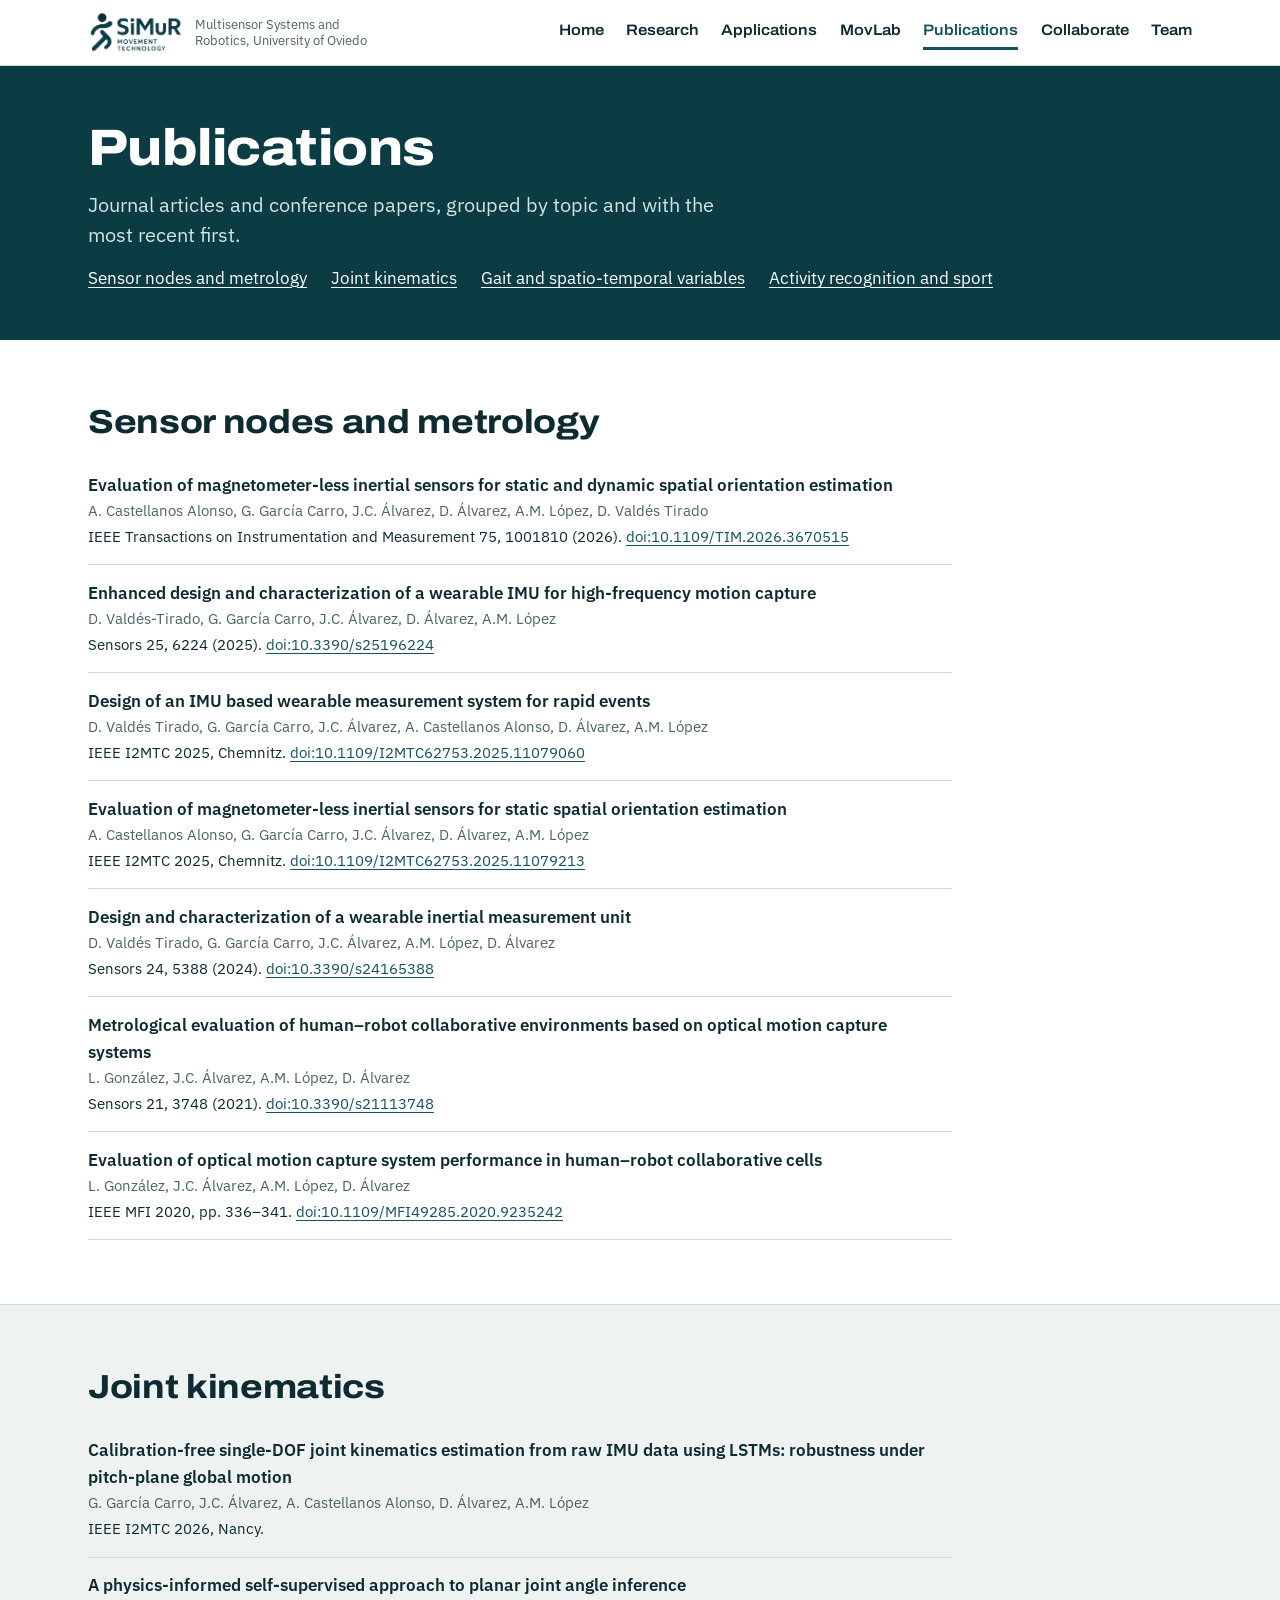
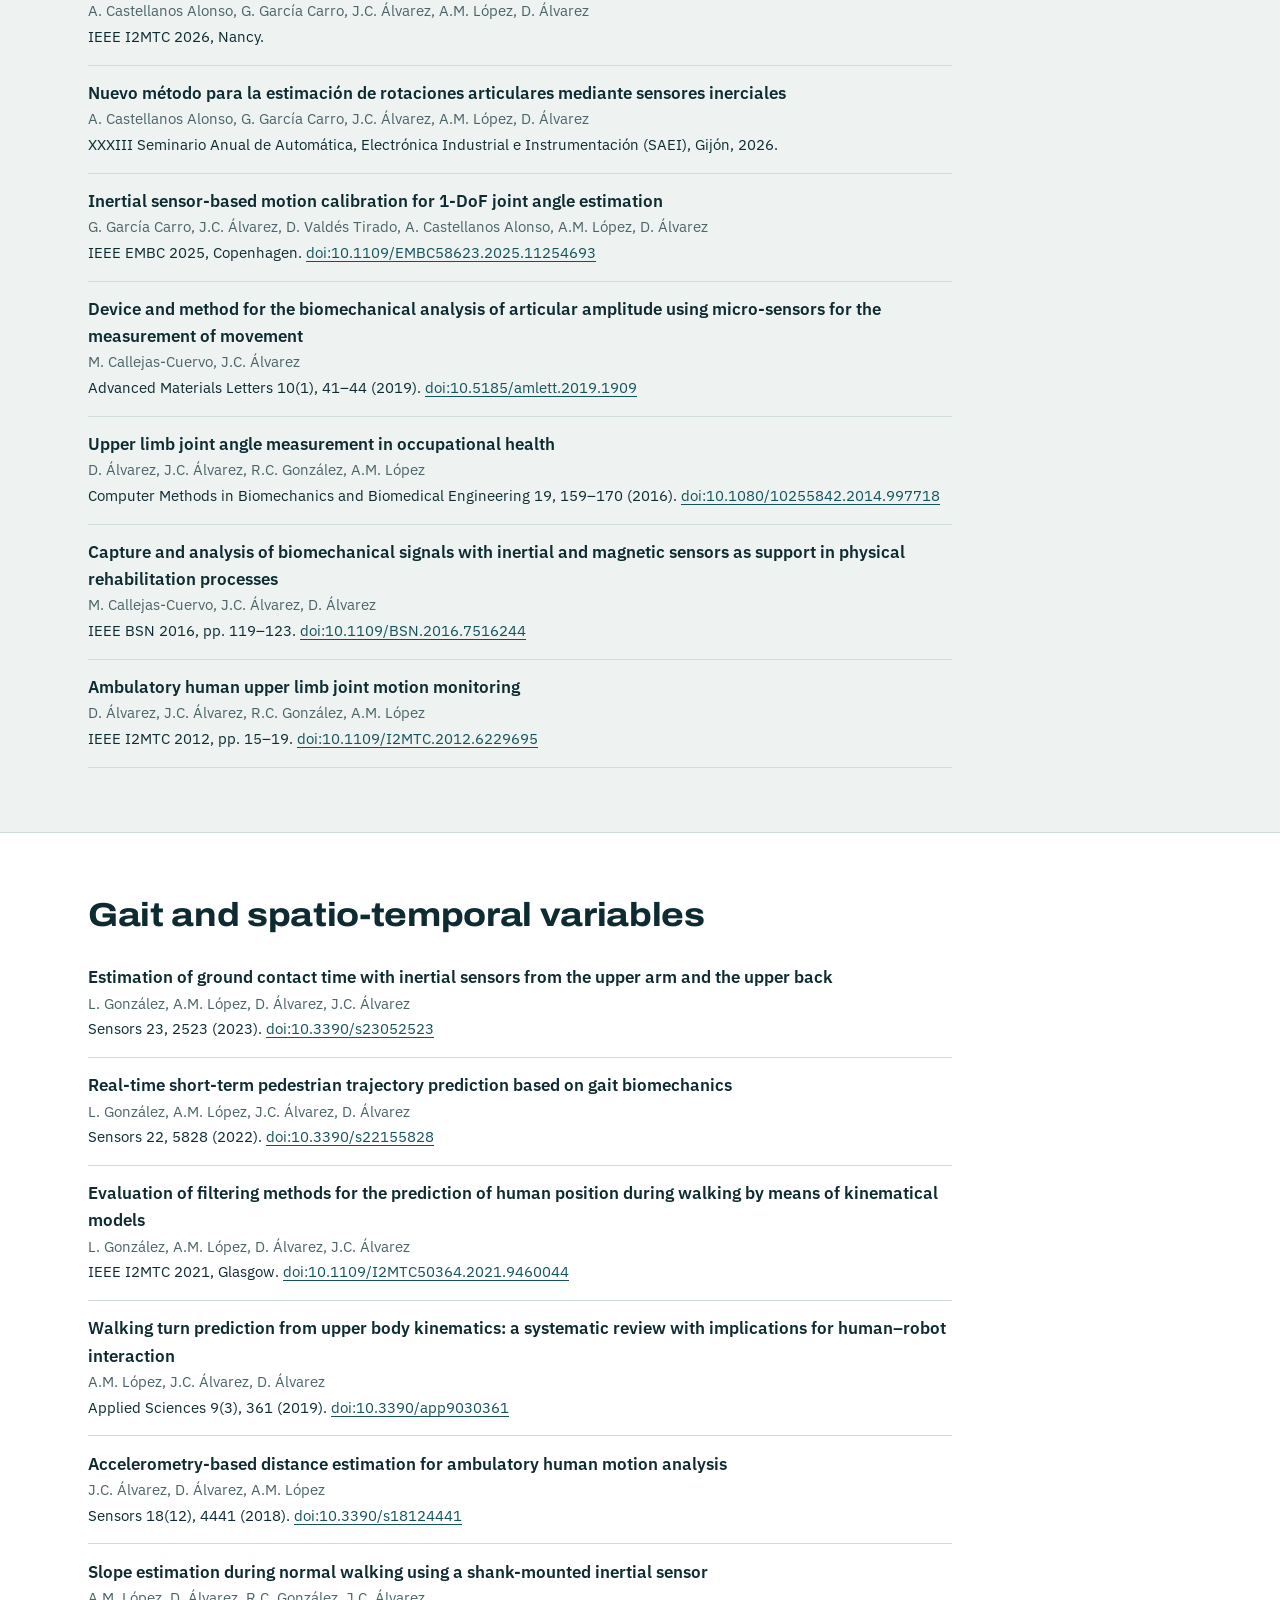
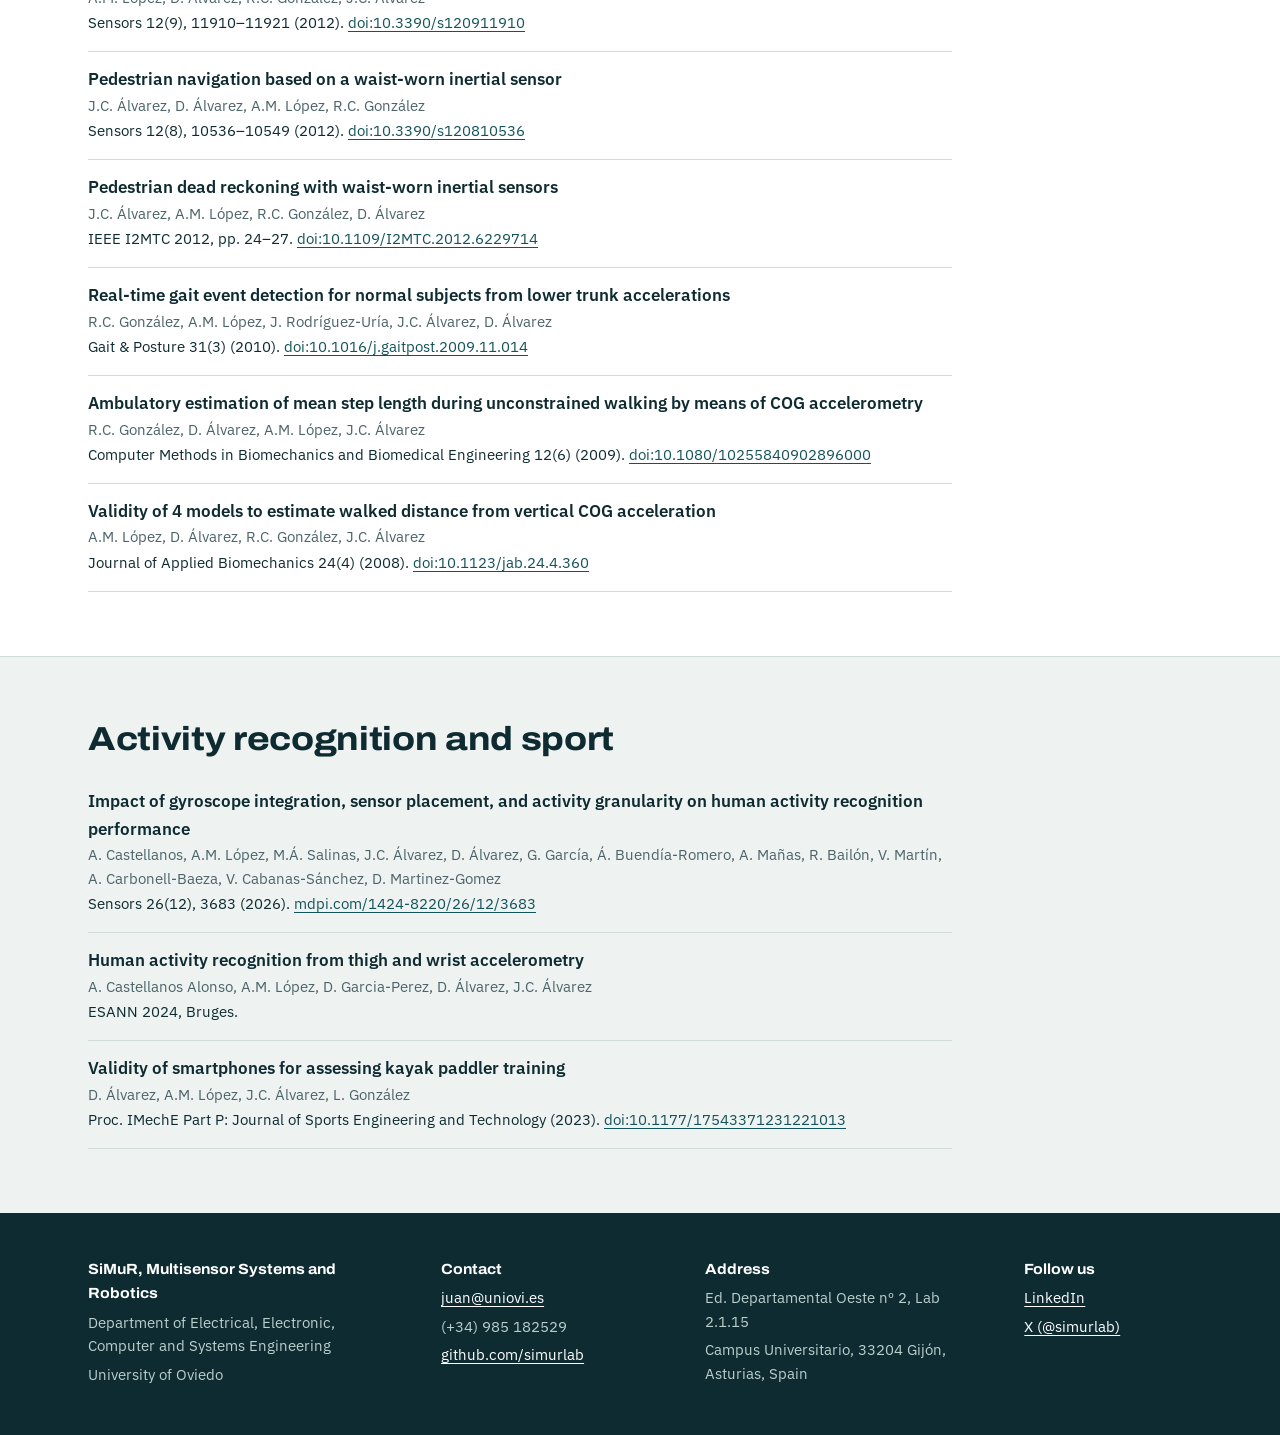
<file: publications.html>
<!DOCTYPE html>
<html lang="en">
<head>
<meta charset="utf-8">
<meta name="viewport" content="width=device-width, initial-scale=1">
<title>Publications – SiMuR</title>
<meta name="description" content="Publications of the SiMuR group on wearable inertial sensors, joint kinematics, gait analysis, metrology of motion capture and activity recognition.">
<link rel="icon" href="assets/img/old/home-01.png">
<link rel="preconnect" href="https://fonts.googleapis.com"><link rel="preconnect" href="https://fonts.gstatic.com" crossorigin>
<link href="https://fonts.googleapis.com/css2?family=Archivo:wdth,wght@100..125,500..800&family=IBM+Plex+Sans:wght@400;500;600&display=swap" rel="stylesheet">
<link rel="stylesheet" href="assets/style.css">
</head>
<body>
<a class="skip" href="#main">Skip to main content</a>
<header class="site-head"><div class="wrap">
<a class="brand" href="index.html"><img src="assets/img/old/home-04.png" alt="SiMuR Movement Technology" width="800" height="387"><span>Multisensor Systems and Robotics, University of Oviedo</span></a>
<nav class="site-nav" aria-label="Main"><ul>
<li><a href="index.html">Home</a></li>
<li><a href="research.html">Research</a></li>
<li><a href="applications.html">Applications</a></li>
<li><a href="facilities.html">MovLab</a></li>
<li><a href="publications.html" aria-current="page">Publications</a></li>
<li><a href="collaborate.html">Collaborate</a></li>
<li><a href="team.html">Team</a></li>
</ul></nav>
</div></header>

<main id="main">
<section class="page-head"><div class="wrap">
<h1>Publications</h1>
<p class="lead">Journal articles and conference papers, grouped by topic and with the most recent first.</p>
<ul class="pubnav"><li><a href="#nodes">Sensor nodes and metrology</a></li><li><a href="#joints">Joint kinematics</a></li><li><a href="#gait">Gait and spatio-temporal variables</a></li><li><a href="#activity">Activity recognition and sport</a></li></ul>
</div></section>

<section class="sec white" id="nodes"><div class="wrap">
<h2>Sensor nodes and metrology</h2>
<ul class="pubs">
<li><span class="t">Evaluation of magnetometer-less inertial sensors for static and dynamic spatial orientation estimation</span><span class="a">A. Castellanos Alonso, G. García Carro, J.C. Álvarez, D. Álvarez, A.M. López, D. Valdés Tirado</span><span class="v">IEEE Transactions on Instrumentation and Measurement 75, 1001810 (2026). <a href="https://doi.org/10.1109/TIM.2026.3670515">doi:10.1109/TIM.2026.3670515</a></span></li>
<li><span class="t">Enhanced design and characterization of a wearable IMU for high-frequency motion capture</span><span class="a">D. Valdés-Tirado, G. García Carro, J.C. Álvarez, D. Álvarez, A.M. López</span><span class="v">Sensors 25, 6224 (2025). <a href="https://doi.org/10.3390/s25196224">doi:10.3390/s25196224</a></span></li>
<li><span class="t">Design of an IMU based wearable measurement system for rapid events</span><span class="a">D. Valdés Tirado, G. García Carro, J.C. Álvarez, A. Castellanos Alonso, D. Álvarez, A.M. López</span><span class="v">IEEE I2MTC 2025, Chemnitz. <a href="https://doi.org/10.1109/I2MTC62753.2025.11079060">doi:10.1109/I2MTC62753.2025.11079060</a></span></li>
<li><span class="t">Evaluation of magnetometer-less inertial sensors for static spatial orientation estimation</span><span class="a">A. Castellanos Alonso, G. García Carro, J.C. Álvarez, D. Álvarez, A.M. López</span><span class="v">IEEE I2MTC 2025, Chemnitz. <a href="https://doi.org/10.1109/I2MTC62753.2025.11079213">doi:10.1109/I2MTC62753.2025.11079213</a></span></li>
<li><span class="t">Design and characterization of a wearable inertial measurement unit</span><span class="a">D. Valdés Tirado, G. García Carro, J.C. Álvarez, A.M. López, D. Álvarez</span><span class="v">Sensors 24, 5388 (2024). <a href="https://doi.org/10.3390/s24165388">doi:10.3390/s24165388</a></span></li>
<li><span class="t">Metrological evaluation of human–robot collaborative environments based on optical motion capture systems</span><span class="a">L. González, J.C. Álvarez, A.M. López, D. Álvarez</span><span class="v">Sensors 21, 3748 (2021). <a href="https://doi.org/10.3390/s21113748">doi:10.3390/s21113748</a></span></li>
<li><span class="t">Evaluation of optical motion capture system performance in human–robot collaborative cells</span><span class="a">L. González, J.C. Álvarez, A.M. López, D. Álvarez</span><span class="v">IEEE MFI 2020, pp. 336–341. <a href="https://doi.org/10.1109/MFI49285.2020.9235242">doi:10.1109/MFI49285.2020.9235242</a></span></li>
</ul>
</div></section>

<section class="sec" id="joints"><div class="wrap">
<h2>Joint kinematics</h2>
<ul class="pubs">
<li><span class="t">Calibration-free single-DOF joint kinematics estimation from raw IMU data using LSTMs: robustness under pitch-plane global motion</span><span class="a">G. García Carro, J.C. Álvarez, A. Castellanos Alonso, D. Álvarez, A.M. López</span><span class="v">IEEE I2MTC 2026, Nancy.</span></li>
<li><span class="t">A physics-informed self-supervised approach to planar joint angle inference</span><span class="a">A. Castellanos Alonso, G. García Carro, J.C. Álvarez, A.M. López, D. Álvarez</span><span class="v">IEEE I2MTC 2026, Nancy.</span></li>
<li><span class="t">Nuevo método para la estimación de rotaciones articulares mediante sensores inerciales</span><span class="a">A. Castellanos Alonso, G. García Carro, J.C. Álvarez, A.M. López, D. Álvarez</span><span class="v">XXXIII Seminario Anual de Automática, Electrónica Industrial e Instrumentación (SAEI), Gijón, 2026.</span></li>
<li><span class="t">Inertial sensor-based motion calibration for 1-DoF joint angle estimation</span><span class="a">G. García Carro, J.C. Álvarez, D. Valdés Tirado, A. Castellanos Alonso, A.M. López, D. Álvarez</span><span class="v">IEEE EMBC 2025, Copenhagen. <a href="https://doi.org/10.1109/EMBC58623.2025.11254693">doi:10.1109/EMBC58623.2025.11254693</a></span></li>
<li><span class="t">Device and method for the biomechanical analysis of articular amplitude using micro-sensors for the measurement of movement</span><span class="a">M. Callejas-Cuervo, J.C. Álvarez</span><span class="v">Advanced Materials Letters 10(1), 41–44 (2019). <a href="https://doi.org/10.5185/amlett.2019.1909">doi:10.5185/amlett.2019.1909</a></span></li>
<li><span class="t">Upper limb joint angle measurement in occupational health</span><span class="a">D. Álvarez, J.C. Álvarez, R.C. González, A.M. López</span><span class="v">Computer Methods in Biomechanics and Biomedical Engineering 19, 159–170 (2016). <a href="https://doi.org/10.1080/10255842.2014.997718">doi:10.1080/10255842.2014.997718</a></span></li>
<li><span class="t">Capture and analysis of biomechanical signals with inertial and magnetic sensors as support in physical rehabilitation processes</span><span class="a">M. Callejas-Cuervo, J.C. Álvarez, D. Álvarez</span><span class="v">IEEE BSN 2016, pp. 119–123. <a href="https://doi.org/10.1109/BSN.2016.7516244">doi:10.1109/BSN.2016.7516244</a></span></li>
<li><span class="t">Ambulatory human upper limb joint motion monitoring</span><span class="a">D. Álvarez, J.C. Álvarez, R.C. González, A.M. López</span><span class="v">IEEE I2MTC 2012, pp. 15–19. <a href="https://doi.org/10.1109/I2MTC.2012.6229695">doi:10.1109/I2MTC.2012.6229695</a></span></li>
</ul>
</div></section>

<section class="sec white" id="gait"><div class="wrap">
<h2>Gait and spatio-temporal variables</h2>
<ul class="pubs">
<li><span class="t">Estimation of ground contact time with inertial sensors from the upper arm and the upper back</span><span class="a">L. González, A.M. López, D. Álvarez, J.C. Álvarez</span><span class="v">Sensors 23, 2523 (2023). <a href="https://doi.org/10.3390/s23052523">doi:10.3390/s23052523</a></span></li>
<li><span class="t">Real-time short-term pedestrian trajectory prediction based on gait biomechanics</span><span class="a">L. González, A.M. López, J.C. Álvarez, D. Álvarez</span><span class="v">Sensors 22, 5828 (2022). <a href="https://doi.org/10.3390/s22155828">doi:10.3390/s22155828</a></span></li>
<li><span class="t">Evaluation of filtering methods for the prediction of human position during walking by means of kinematical models</span><span class="a">L. González, A.M. López, D. Álvarez, J.C. Álvarez</span><span class="v">IEEE I2MTC 2021, Glasgow. <a href="https://doi.org/10.1109/I2MTC50364.2021.9460044">doi:10.1109/I2MTC50364.2021.9460044</a></span></li>
<li><span class="t">Walking turn prediction from upper body kinematics: a systematic review with implications for human–robot interaction</span><span class="a">A.M. López, J.C. Álvarez, D. Álvarez</span><span class="v">Applied Sciences 9(3), 361 (2019). <a href="https://doi.org/10.3390/app9030361">doi:10.3390/app9030361</a></span></li>
<li><span class="t">Accelerometry-based distance estimation for ambulatory human motion analysis</span><span class="a">J.C. Álvarez, D. Álvarez, A.M. López</span><span class="v">Sensors 18(12), 4441 (2018). <a href="https://doi.org/10.3390/s18124441">doi:10.3390/s18124441</a></span></li>
<li><span class="t">Slope estimation during normal walking using a shank-mounted inertial sensor</span><span class="a">A.M. López, D. Álvarez, R.C. González, J.C. Álvarez</span><span class="v">Sensors 12(9), 11910–11921 (2012). <a href="https://doi.org/10.3390/s120911910">doi:10.3390/s120911910</a></span></li>
<li><span class="t">Pedestrian navigation based on a waist-worn inertial sensor</span><span class="a">J.C. Álvarez, D. Álvarez, A.M. López, R.C. González</span><span class="v">Sensors 12(8), 10536–10549 (2012). <a href="https://doi.org/10.3390/s120810536">doi:10.3390/s120810536</a></span></li>
<li><span class="t">Pedestrian dead reckoning with waist-worn inertial sensors</span><span class="a">J.C. Álvarez, A.M. López, R.C. González, D. Álvarez</span><span class="v">IEEE I2MTC 2012, pp. 24–27. <a href="https://doi.org/10.1109/I2MTC.2012.6229714">doi:10.1109/I2MTC.2012.6229714</a></span></li>
<li><span class="t">Real-time gait event detection for normal subjects from lower trunk accelerations</span><span class="a">R.C. González, A.M. López, J. Rodríguez-Uría, J.C. Álvarez, D. Álvarez</span><span class="v">Gait &amp; Posture 31(3) (2010). <a href="https://doi.org/10.1016/j.gaitpost.2009.11.014">doi:10.1016/j.gaitpost.2009.11.014</a></span></li>
<li><span class="t">Ambulatory estimation of mean step length during unconstrained walking by means of COG accelerometry</span><span class="a">R.C. González, D. Álvarez, A.M. López, J.C. Álvarez</span><span class="v">Computer Methods in Biomechanics and Biomedical Engineering 12(6) (2009). <a href="https://doi.org/10.1080/10255840902896000">doi:10.1080/10255840902896000</a></span></li>
<li><span class="t">Validity of 4 models to estimate walked distance from vertical COG acceleration</span><span class="a">A.M. López, D. Álvarez, R.C. González, J.C. Álvarez</span><span class="v">Journal of Applied Biomechanics 24(4) (2008). <a href="https://doi.org/10.1123/jab.24.4.360">doi:10.1123/jab.24.4.360</a></span></li>
</ul>
</div></section>

<section class="sec" id="activity"><div class="wrap">
<h2>Activity recognition and sport</h2>
<ul class="pubs">
<li><span class="t">Impact of gyroscope integration, sensor placement, and activity granularity on human activity recognition performance</span><span class="a">A. Castellanos, A.M. López, M.Á. Salinas, J.C. Álvarez, D. Álvarez, G. García, Á. Buendía-Romero, A. Mañas, R. Bailón, V. Martín, A. Carbonell-Baeza, V. Cabanas-Sánchez, D. Martinez-Gomez</span><span class="v">Sensors 26(12), 3683 (2026). <a href="https://www.mdpi.com/1424-8220/26/12/3683">mdpi.com/1424-8220/26/12/3683</a></span></li>
<li><span class="t">Human activity recognition from thigh and wrist accelerometry</span><span class="a">A. Castellanos Alonso, A.M. López, D. Garcia-Perez, D. Álvarez, J.C. Álvarez</span><span class="v">ESANN 2024, Bruges.</span></li>
<li><span class="t">Validity of smartphones for assessing kayak paddler training</span><span class="a">D. Álvarez, A.M. López, J.C. Álvarez, L. González</span><span class="v">Proc. IMechE Part P: Journal of Sports Engineering and Technology (2023). <a href="https://doi.org/10.1177/17543371231221013">doi:10.1177/17543371231221013</a></span></li>
</ul>
</div></section>

</main>

<footer class="site-foot"><div class="wrap">
<div><p><strong>SiMuR, Multisensor Systems and Robotics</strong></p><p>Department of Electrical, Electronic, Computer and Systems Engineering</p><p>University of Oviedo</p></div>
<div><p><strong>Contact</strong></p><p><a href="mailto:juan@uniovi.es">juan@uniovi.es</a></p><p>(+34) 985 182529</p><p><a href="https://github.com/simurlab">github.com/simurlab</a></p></div>
<div><p><strong>Address</strong></p><p>Ed. Departamental Oeste nº 2, Lab 2.1.15</p><p>Campus Universitario, 33204 Gijón, Asturias, Spain</p></div>
<div><p><strong>Follow us</strong></p><p><a href="https://www.linkedin.com/company/simurlab/">LinkedIn</a></p><p><a href="https://x.com/simurlab">X (@simurlab)</a></p></div>
</div></footer>
</body>
</html>
</file>
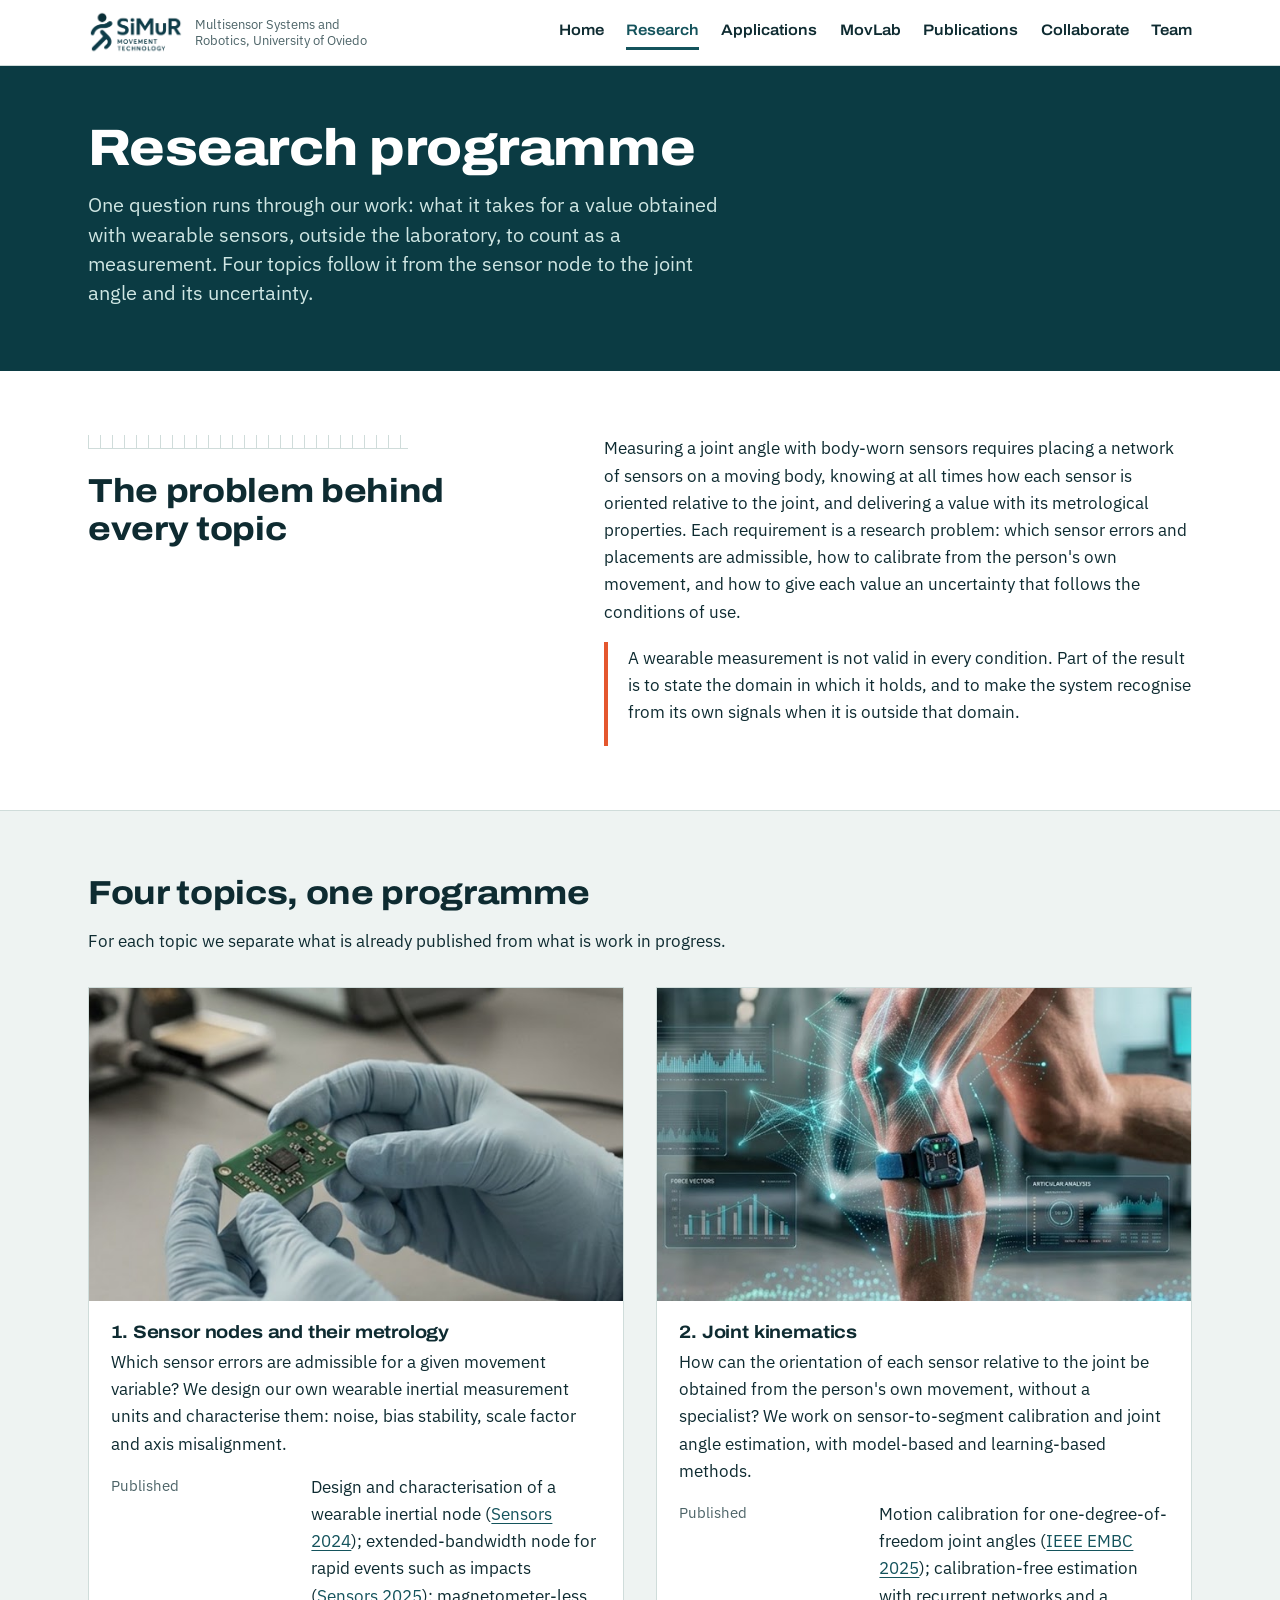
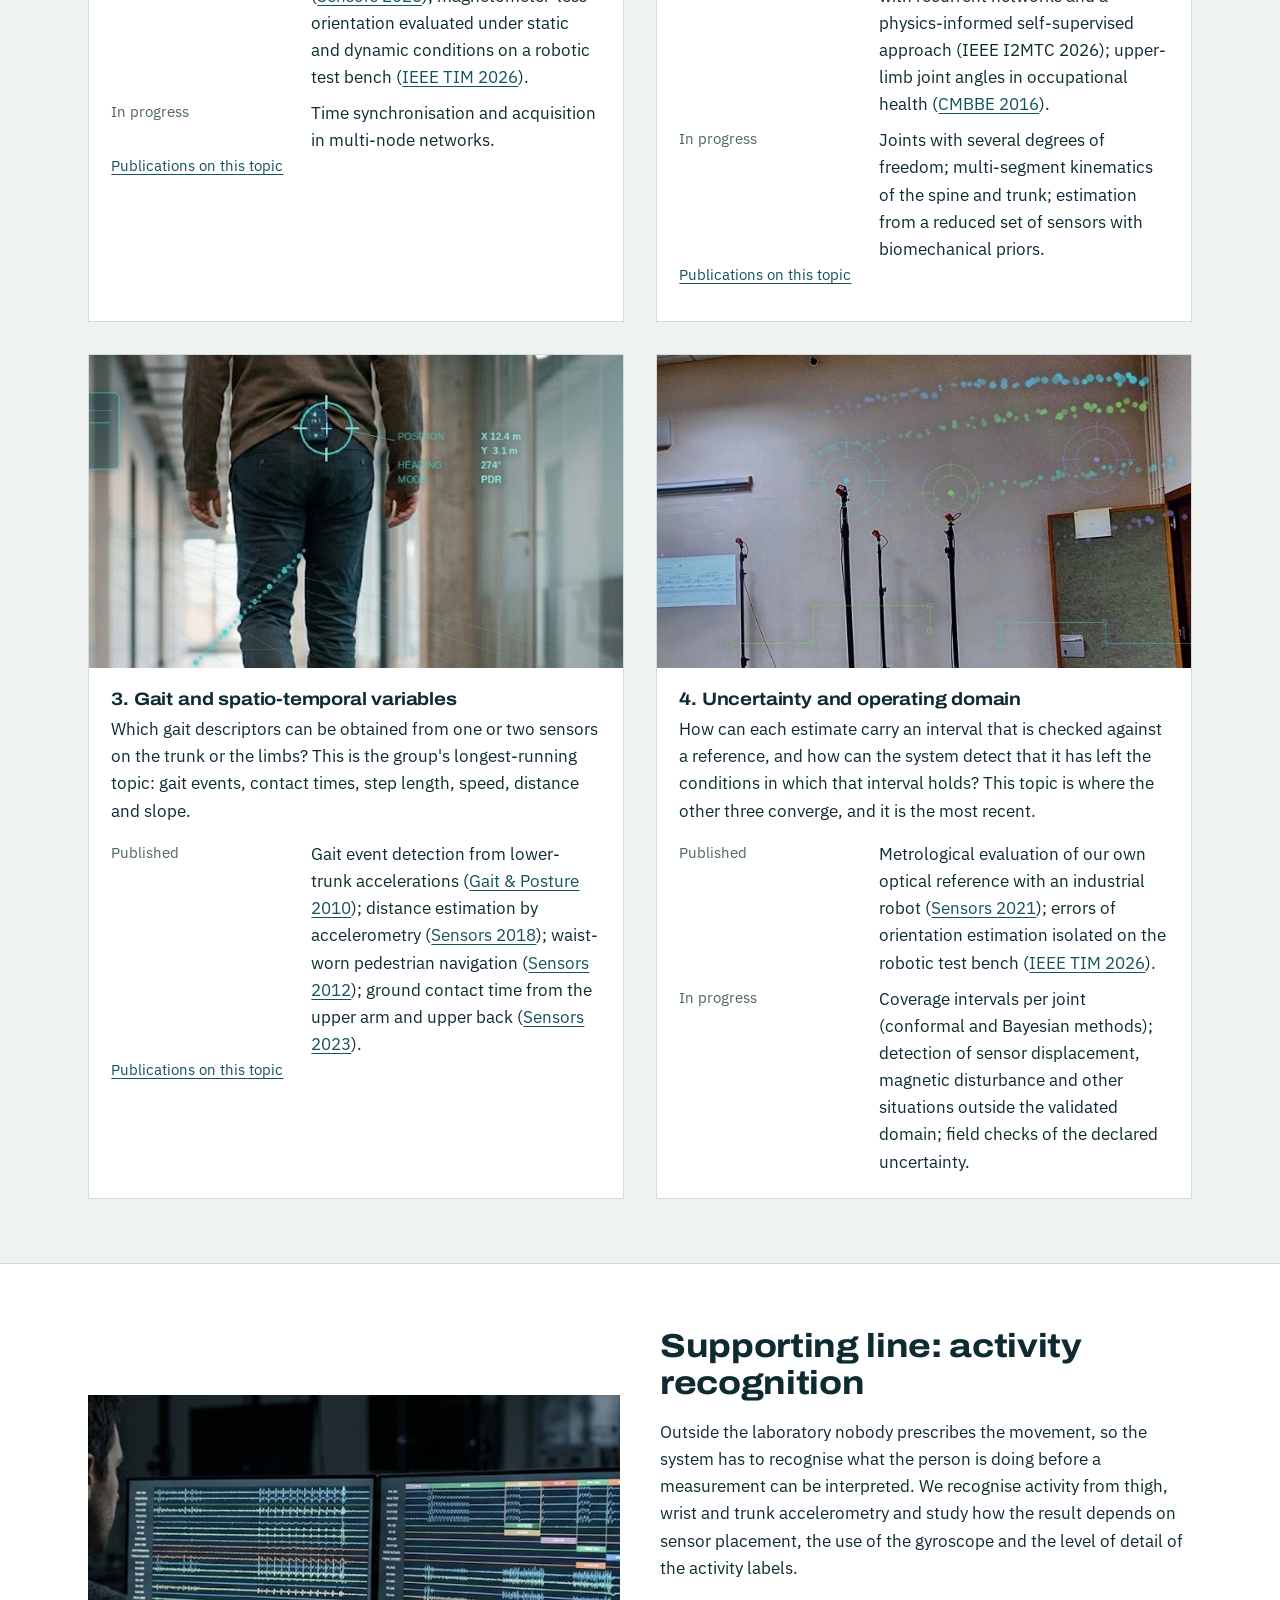
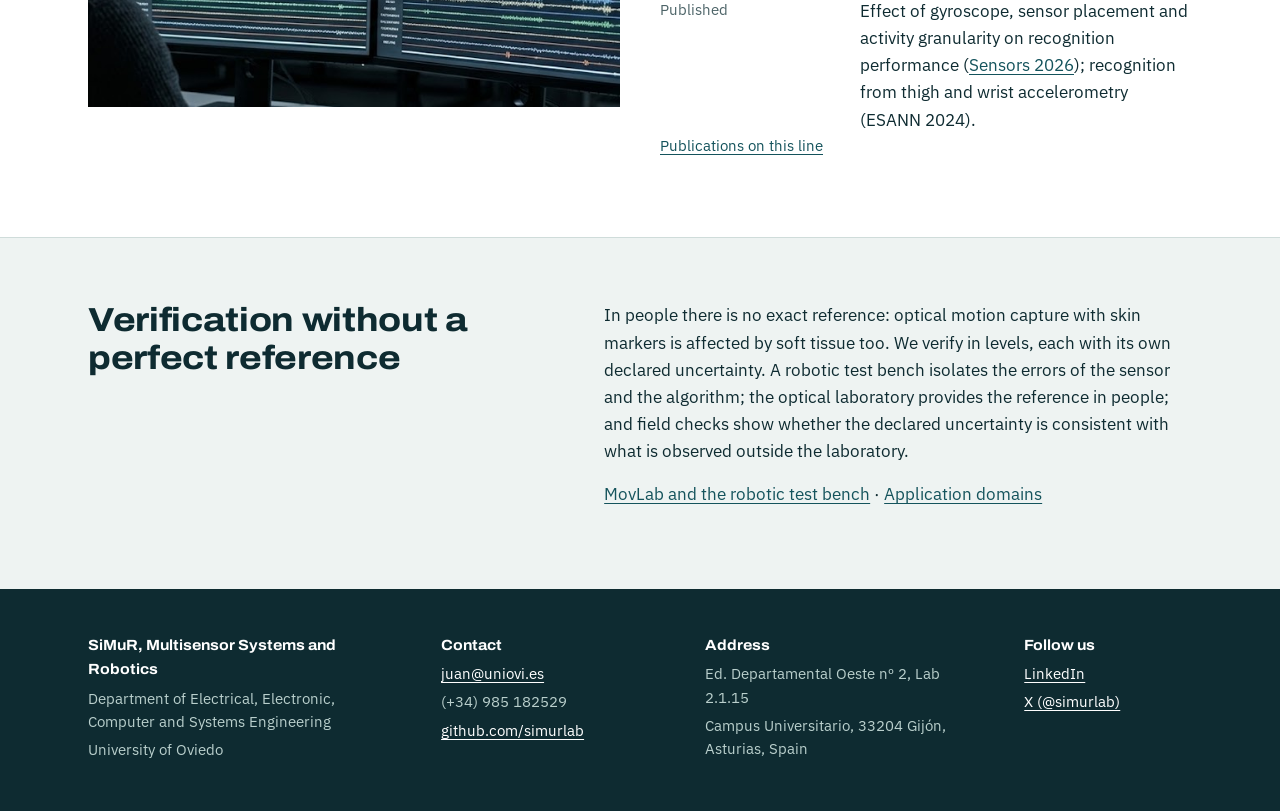
<file: research.html>
<!DOCTYPE html>
<html lang="en">
<head>
<meta charset="utf-8">
<meta name="viewport" content="width=device-width, initial-scale=1">
<title>Research – SiMuR</title>
<meta name="description" content="Research programme of the SiMuR group: wearable sensor nodes and their metrology, joint kinematics, gait variables, and the uncertainty and operating domain of wearable measurements.">
<link rel="icon" href="assets/img/old/home-01.png">
<link rel="preconnect" href="https://fonts.googleapis.com"><link rel="preconnect" href="https://fonts.gstatic.com" crossorigin>
<link href="https://fonts.googleapis.com/css2?family=Archivo:wdth,wght@100..125,500..800&family=IBM+Plex+Sans:wght@400;500;600&display=swap" rel="stylesheet">
<link rel="stylesheet" href="assets/style.css">
</head>
<body>
<a class="skip" href="#main">Skip to main content</a>
<header class="site-head"><div class="wrap">
<a class="brand" href="index.html"><img src="assets/img/old/home-04.png" alt="SiMuR Movement Technology" width="800" height="387"><span>Multisensor Systems and Robotics, University of Oviedo</span></a>
<nav class="site-nav" aria-label="Main"><ul>
<li><a href="index.html">Home</a></li>
<li><a href="research.html" aria-current="page">Research</a></li>
<li><a href="applications.html">Applications</a></li>
<li><a href="facilities.html">MovLab</a></li>
<li><a href="publications.html">Publications</a></li>
<li><a href="collaborate.html">Collaborate</a></li>
<li><a href="team.html">Team</a></li>
</ul></nav>
</div></header>

<main id="main">
<section class="page-head"><div class="wrap">
<h1>Research programme</h1>
<p class="lead">One question runs through our work: what it takes for a value obtained with wearable sensors, outside the laboratory, to count as a measurement. Four topics follow it from the sensor node to the joint angle and its uncertainty.</p>
</div></section>

<section class="sec white"><div class="wrap split">
<div><div class="rule"></div><h2>The problem behind every topic</h2></div>
<div>
<p>Measuring a joint angle with body-worn sensors requires placing a network of sensors on a moving body, knowing at all times how each sensor is oriented relative to the joint, and delivering a value with its metrological properties. Each requirement is a research problem: which sensor errors and placements are admissible, how to calibrate from the person's own movement, and how to give each value an uncertainty that follows the conditions of use.</p>
<div class="note"><p>A wearable measurement is not valid in every condition. Part of the result is to state the domain in which it holds, and to make the system recognise from its own signals when it is outside that domain.</p></div>
</div>
</div></section>

<section class="sec"><div class="wrap">
<h2>Four topics, one programme</h2>
<p>For each topic we separate what is already published from what is work in progress.</p>
<div class="tiles" style="margin-top:2rem">

<article class="tile" id="imu"><img src="assets/img/old/research-topis-05.jpg" alt="A wearable inertial node held between gloved fingers" width="1280" height="375" style="aspect-ratio:640/375;height:auto;object-fit:cover;object-position:100% 50%"><div class="body">
<h3>1. Sensor nodes and their metrology</h3>
<p>Which sensor errors are admissible for a given movement variable? We design our own wearable inertial measurement units and characterise them: noise, bias stability, scale factor and axis misalignment.</p>
<dl class="facts">
<dt>Published</dt><dd>Design and characterisation of a wearable inertial node (<a href="https://doi.org/10.3390/s24165388">Sensors 2024</a>); extended-bandwidth node for rapid events such as impacts (<a href="https://doi.org/10.3390/s25196224">Sensors 2025</a>); magnetometer-less orientation evaluated under static and dynamic conditions on a robotic test bench (<a href="https://doi.org/10.1109/TIM.2026.3670515">IEEE TIM 2026</a>).</dd>
<dt>In progress</dt><dd>Time synchronisation and acquisition in multi-node networks.</dd>
</dl>
<p class="small"><a href="publications.html#nodes">Publications on this topic</a></p>
</div></article>

<article class="tile" id="joints"><img src="assets/img/old/research-topis-06.jpg" alt="A wearable sensor strapped below the knee of a runner" width="1280" height="375" style="aspect-ratio:640/375;height:auto;object-fit:cover;object-position:94% 50%"><div class="body">
<h3>2. Joint kinematics</h3>
<p>How can the orientation of each sensor relative to the joint be obtained from the person's own movement, without a specialist? We work on sensor-to-segment calibration and joint angle estimation, with model-based and learning-based methods.</p>
<dl class="facts">
<dt>Published</dt><dd>Motion calibration for one-degree-of-freedom joint angles (<a href="https://doi.org/10.1109/EMBC58623.2025.11254693">IEEE EMBC 2025</a>); calibration-free estimation with recurrent networks and a physics-informed self-supervised approach (IEEE I2MTC 2026); upper-limb joint angles in occupational health (<a href="https://doi.org/10.1080/10255842.2014.997718">CMBBE 2016</a>).</dd>
<dt>In progress</dt><dd>Joints with several degrees of freedom; multi-segment kinematics of the spine and trunk; estimation from a reduced set of sensors with biomechanical priors.</dd>
</dl>
<p class="small"><a href="publications.html#joints">Publications on this topic</a></p>
</div></article>

<article class="tile" id="gait"><img src="assets/img/old/research-topis-09.jpg" alt="A person walking along a corridor, seen from behind" width="1280" height="375" style="aspect-ratio:640/375;height:auto;object-fit:cover;object-position:100% 50%"><div class="body">
<h3>3. Gait and spatio-temporal variables</h3>
<p>Which gait descriptors can be obtained from one or two sensors on the trunk or the limbs? This is the group's longest-running topic: gait events, contact times, step length, speed, distance and slope.</p>
<dl class="facts">
<dt>Published</dt><dd>Gait event detection from lower-trunk accelerations (<a href="https://doi.org/10.1016/j.gaitpost.2009.11.014">Gait &amp; Posture 2010</a>); distance estimation by accelerometry (<a href="https://doi.org/10.3390/s18124441">Sensors 2018</a>); waist-worn pedestrian navigation (<a href="https://doi.org/10.3390/s120810536">Sensors 2012</a>); ground contact time from the upper arm and upper back (<a href="https://doi.org/10.3390/s23052523">Sensors 2023</a>).</dd>
</dl>
<p class="small"><a href="publications.html#gait">Publications on this topic</a></p>
</div></article>

<article class="tile" id="trustworthy"><img src="assets/img/old/research-topis-04.jpg" alt="The MovLab laboratory with its optical cameras on tripods" width="1280" height="375" style="aspect-ratio:640/375;height:auto;object-fit:cover;object-position:88% 50%"><div class="body">
<h3>4. Uncertainty and operating domain</h3>
<p>How can each estimate carry an interval that is checked against a reference, and how can the system detect that it has left the conditions in which that interval holds? This topic is where the other three converge, and it is the most recent.</p>
<dl class="facts">
<dt>Published</dt><dd>Metrological evaluation of our own optical reference with an industrial robot (<a href="https://doi.org/10.3390/s21113748">Sensors 2021</a>); errors of orientation estimation isolated on the robotic test bench (<a href="https://doi.org/10.1109/TIM.2026.3670515">IEEE TIM 2026</a>).</dd>
<dt>In progress</dt><dd>Coverage intervals per joint (conformal and Bayesian methods); detection of sensor displacement, magnetic disturbance and other situations outside the validated domain; field checks of the declared uncertainty.</dd>
</dl>
</div></article>

</div>
</div></section>

<section class="sec white" id="har"><div class="wrap area">
<img src="assets/img/old/research-topis-07.jpg" alt="A researcher reviewing inertial signals on two screens" width="1280" height="375" style="aspect-ratio:640/375;height:auto;object-fit:cover;object-position:90% 50%">
<div>
<h2>Supporting line: activity recognition</h2>
<p>Outside the laboratory nobody prescribes the movement, so the system has to recognise what the person is doing before a measurement can be interpreted. We recognise activity from thigh, wrist and trunk accelerometry and study how the result depends on sensor placement, the use of the gyroscope and the level of detail of the activity labels.</p>
<dl class="facts">
<dt>Published</dt><dd>Effect of gyroscope, sensor placement and activity granularity on recognition performance (<a href="https://www.mdpi.com/1424-8220/26/12/3683">Sensors 2026</a>); recognition from thigh and wrist accelerometry (ESANN 2024).</dd>
</dl>
<p class="small"><a href="publications.html#activity">Publications on this line</a></p>
</div>
</div></section>

<section class="sec"><div class="wrap split">
<div><h2>Verification without a perfect reference</h2></div>
<div>
<p>In people there is no exact reference: optical motion capture with skin markers is affected by soft tissue too. We verify in levels, each with its own declared uncertainty. A robotic test bench isolates the errors of the sensor and the algorithm; the optical laboratory provides the reference in people; and field checks show whether the declared uncertainty is consistent with what is observed outside the laboratory.</p>
<p><a href="facilities.html">MovLab and the robotic test bench</a> · <a href="applications.html">Application domains</a></p>
</div>
</div></section>
</main>

<footer class="site-foot"><div class="wrap">
<div><p><strong>SiMuR, Multisensor Systems and Robotics</strong></p><p>Department of Electrical, Electronic, Computer and Systems Engineering</p><p>University of Oviedo</p></div>
<div><p><strong>Contact</strong></p><p><a href="mailto:juan@uniovi.es">juan@uniovi.es</a></p><p>(+34) 985 182529</p><p><a href="https://github.com/simurlab">github.com/simurlab</a></p></div>
<div><p><strong>Address</strong></p><p>Ed. Departamental Oeste nº 2, Lab 2.1.15</p><p>Campus Universitario, 33204 Gijón, Asturias, Spain</p></div>
<div><p><strong>Follow us</strong></p><p><a href="https://www.linkedin.com/company/simurlab/">LinkedIn</a></p><p><a href="https://x.com/simurlab">X (@simurlab)</a></p></div>
</div></footer>
</body>
</html>
</file>
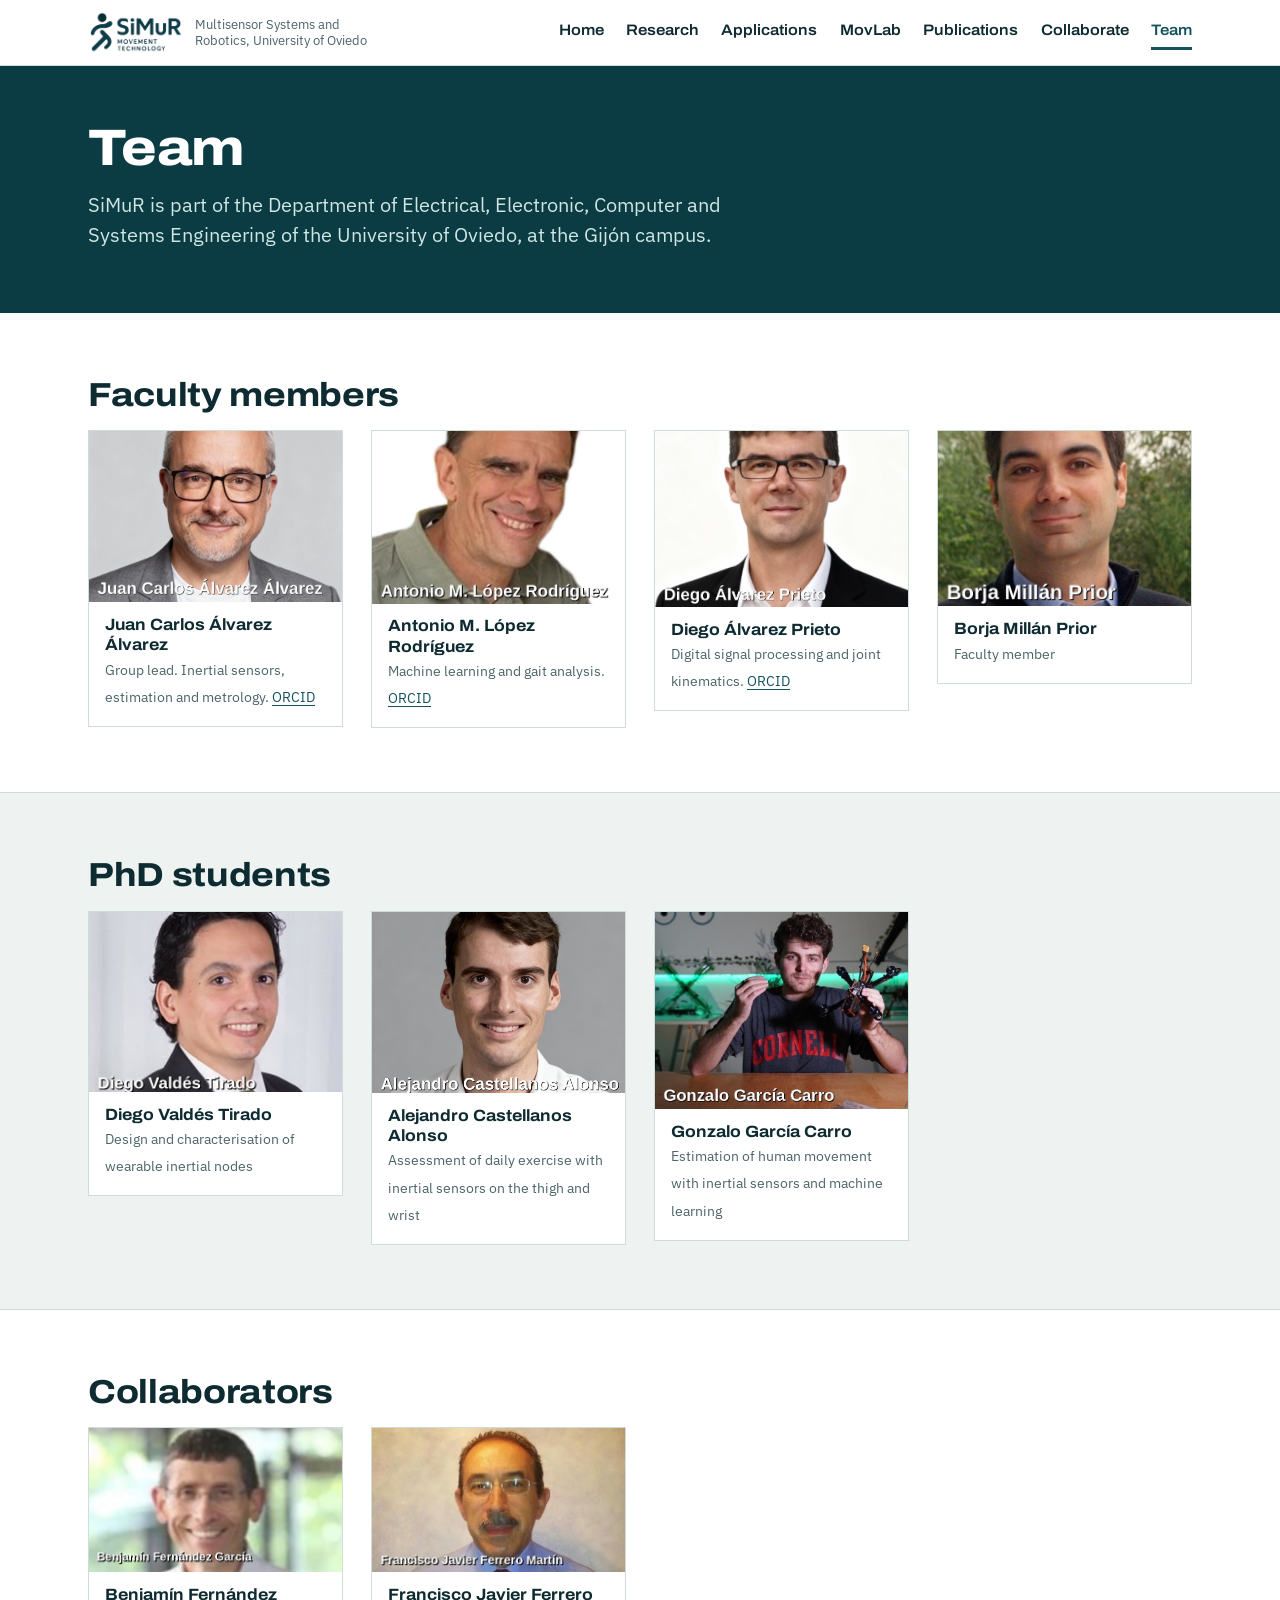
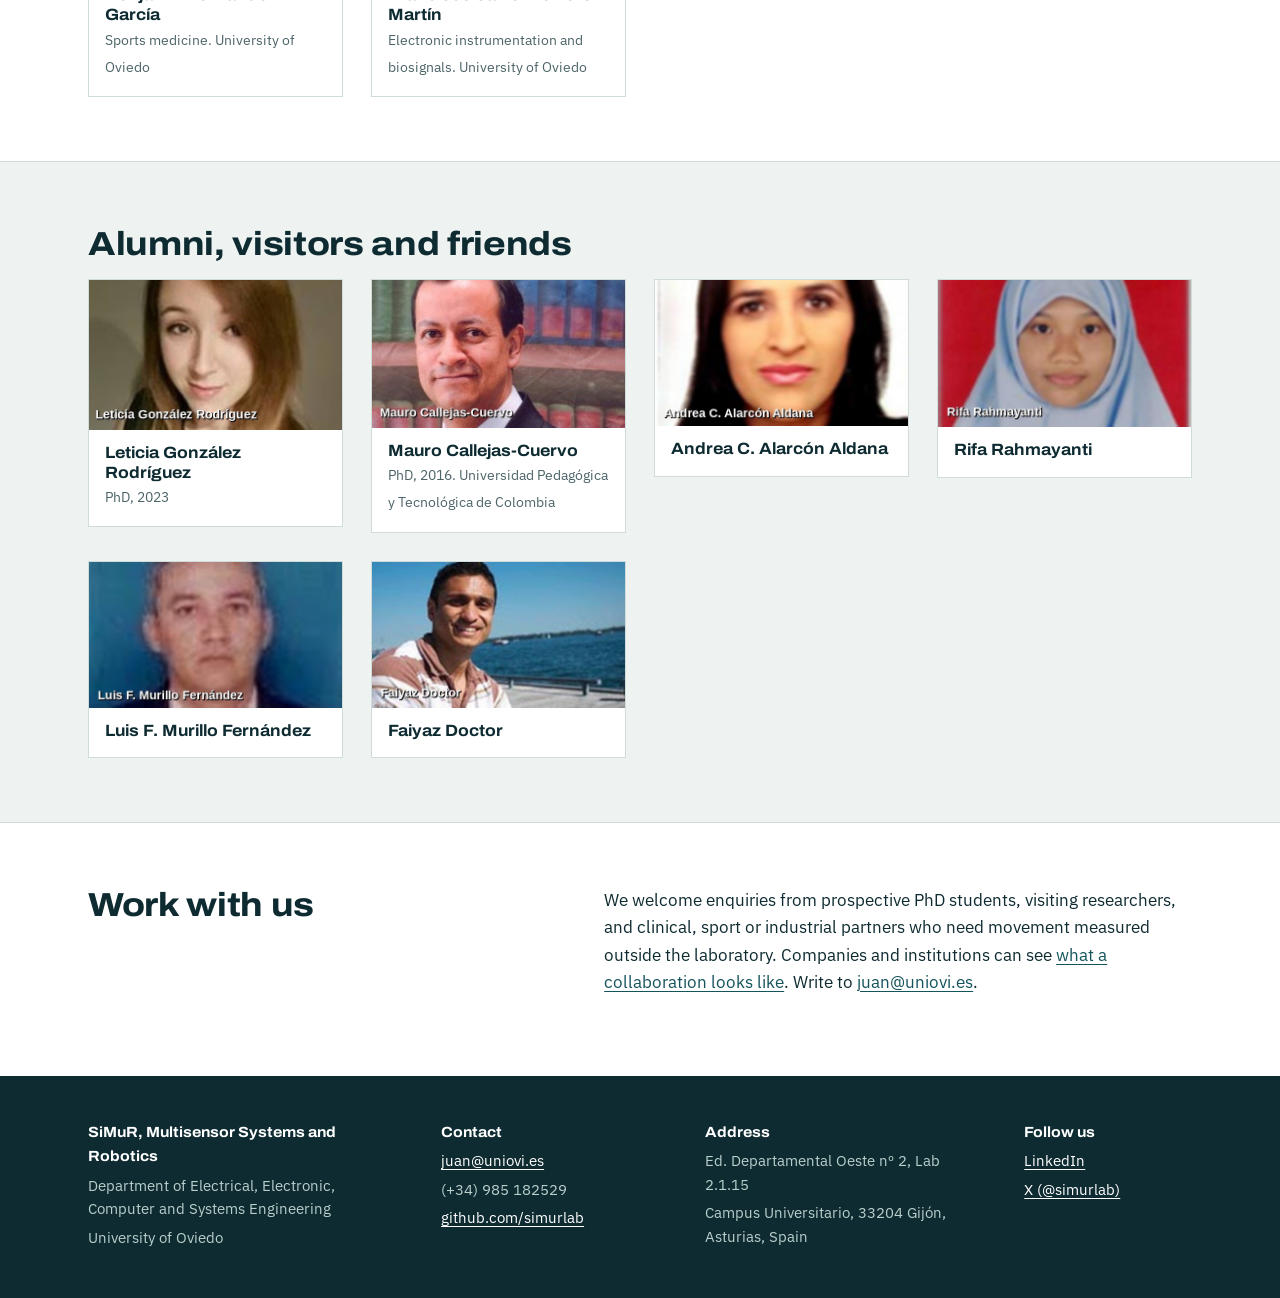
<file: team.html>
<!DOCTYPE html>
<html lang="en">
<head>
<meta charset="utf-8">
<meta name="viewport" content="width=device-width, initial-scale=1">
<title>Team – SiMuR</title>
<meta name="description" content="People of the SiMuR research group, University of Oviedo: faculty, PhD students, collaborators and alumni.">
<link rel="icon" href="assets/img/old/home-01.png">
<link rel="preconnect" href="https://fonts.googleapis.com"><link rel="preconnect" href="https://fonts.gstatic.com" crossorigin>
<link href="https://fonts.googleapis.com/css2?family=Archivo:wdth,wght@100..125,500..800&family=IBM+Plex+Sans:wght@400;500;600&display=swap" rel="stylesheet">
<link rel="stylesheet" href="assets/style.css">
</head>
<body>
<a class="skip" href="#main">Skip to main content</a>
<header class="site-head"><div class="wrap">
<a class="brand" href="index.html"><img src="assets/img/old/home-04.png" alt="SiMuR Movement Technology" width="800" height="387"><span>Multisensor Systems and Robotics, University of Oviedo</span></a>
<nav class="site-nav" aria-label="Main"><ul>
<li><a href="index.html">Home</a></li>
<li><a href="research.html">Research</a></li>
<li><a href="applications.html">Applications</a></li>
<li><a href="facilities.html">MovLab</a></li>
<li><a href="publications.html">Publications</a></li>
<li><a href="collaborate.html">Collaborate</a></li>
<li><a href="team.html" aria-current="page">Team</a></li>
</ul></nav>
</div></header>

<main id="main">
<section class="page-head"><div class="wrap">
<h1>Team</h1>
<p class="lead">SiMuR is part of the Department of Electrical, Electronic, Computer and Systems Engineering of the University of Oviedo, at the Gijón campus.</p>
</div></section>

<section class="sec white"><div class="wrap">
<h2>Faculty members</h2>
<div class="people">
<figure class="person"><img src="assets/img/old/team-04.jpg" alt="Juan Carlos Álvarez Álvarez" width="1280" height="865"><figcaption><b>Juan Carlos Álvarez Álvarez</b><span>Group lead. Inertial sensors, estimation and metrology. <a href="https://orcid.org/0000-0002-8910-4855">ORCID</a></span></figcaption></figure>
<figure class="person"><img src="assets/img/old/team-06.jpg" alt="Antonio M. López Rodríguez" width="602" height="410"><figcaption><b>Antonio M. López Rodríguez</b><span>Machine learning and gait analysis. <a href="https://orcid.org/0000-0002-5589-6954">ORCID</a></span></figcaption></figure>
<figure class="person"><img src="assets/img/old/team-05.jpg" alt="Diego Álvarez Prieto" width="1242" height="862"><figcaption><b>Diego Álvarez Prieto</b><span>Digital signal processing and joint kinematics. <a href="https://orcid.org/0000-0003-0395-2712">ORCID</a></span></figcaption></figure>
<figure class="person"><img src="assets/img/old/team-07.jpg" alt="Borja Millán Prior" width="520" height="360"><figcaption><b>Borja Millán Prior</b><span>Faculty member</span></figcaption></figure>
</div>
</div></section>

<section class="sec"><div class="wrap">
<h2>PhD students</h2>
<div class="people">
<figure class="person"><img src="assets/img/old/team-08.jpg" alt="Diego Valdés Tirado" width="520" height="370"><figcaption><b>Diego Valdés Tirado</b><span>Design and characterisation of wearable inertial nodes</span></figcaption></figure>
<figure class="person"><img src="assets/img/old/team-10.jpg" alt="Alejandro Castellanos Alonso" width="960" height="687"><figcaption><b>Alejandro Castellanos Alonso</b><span>Assessment of daily exercise with inertial sensors on the thigh and wrist</span></figcaption></figure>
<figure class="person"><img src="assets/img/old/team-09.jpg" alt="Gonzalo García Carro" width="685" height="534"><figcaption><b>Gonzalo García Carro</b><span>Estimation of human movement with inertial sensors and machine learning</span></figcaption></figure>
</div>
</div></section>

<section class="sec white"><div class="wrap">
<h2>Collaborators</h2>
<div class="people">
<figure class="person"><img src="assets/img/old/team-11.jpg" alt="Benjamín Fernández García" width="517" height="294"><figcaption><b>Benjamín Fernández García</b><span>Sports medicine. University of Oviedo</span></figcaption></figure>
<figure class="person"><img src="assets/img/old/team-12.jpg" alt="Francisco Javier Ferrero Martín" width="520" height="296"><figcaption><b>Francisco Javier Ferrero Martín</b><span>Electronic instrumentation and biosignals. University of Oviedo</span></figcaption></figure>
</div>
</div></section>

<section class="sec"><div class="wrap">
<h2>Alumni, visitors and friends</h2>
<div class="people small-grid">
<figure class="person"><img src="assets/img/old/team-13.jpg" alt="Leticia González Rodríguez" width="510" height="301"><figcaption><b>Leticia González Rodríguez</b><span>PhD, 2023</span></figcaption></figure>
<figure class="person"><img src="assets/img/old/team-16.jpg" alt="Mauro Callejas-Cuervo" width="516" height="301"><figcaption><b>Mauro Callejas-Cuervo</b><span>PhD, 2016. Universidad Pedagógica y Tecnológica de Colombia</span></figcaption></figure>
<figure class="person"><img src="assets/img/old/team-14.jpg" alt="Andrea C. Alarcón Aldana" width="520" height="300"><figcaption><b>Andrea C. Alarcón Aldana</b></figcaption></figure>
<figure class="person"><img src="assets/img/old/team-17.jpg" alt="Rifa Rahmayanti" width="520" height="302"><figcaption><b>Rifa Rahmayanti</b></figcaption></figure>
<figure class="person"><img src="assets/img/old/team-15.jpg" alt="Luis F. Murillo Fernández" width="520" height="301"><figcaption><b>Luis F. Murillo Fernández</b></figcaption></figure>
<figure class="person"><img src="assets/img/old/team-18.jpg" alt="Faiyaz Doctor" width="520" height="301"><figcaption><b>Faiyaz Doctor</b></figcaption></figure>
</div>
</div></section>

<section class="sec white"><div class="wrap split">
<div><h2>Work with us</h2></div>
<div><p>We welcome enquiries from prospective PhD students, visiting researchers, and clinical, sport or industrial partners who need movement measured outside the laboratory. Companies and institutions can see <a href="collaborate.html">what a collaboration looks like</a>. Write to <a href="mailto:juan@uniovi.es">juan@uniovi.es</a>.</p></div>
</div></section>
</main>

<footer class="site-foot"><div class="wrap">
<div><p><strong>SiMuR, Multisensor Systems and Robotics</strong></p><p>Department of Electrical, Electronic, Computer and Systems Engineering</p><p>University of Oviedo</p></div>
<div><p><strong>Contact</strong></p><p><a href="mailto:juan@uniovi.es">juan@uniovi.es</a></p><p>(+34) 985 182529</p><p><a href="https://github.com/simurlab">github.com/simurlab</a></p></div>
<div><p><strong>Address</strong></p><p>Ed. Departamental Oeste nº 2, Lab 2.1.15</p><p>Campus Universitario, 33204 Gijón, Asturias, Spain</p></div>
<div><p><strong>Follow us</strong></p><p><a href="https://www.linkedin.com/company/simurlab/">LinkedIn</a></p><p><a href="https://x.com/simurlab">X (@simurlab)</a></p></div>
</div></footer>
</body>
</html>
</file>
<file: assets/style.css>
:root{--ink:#0e2b31;--teal:#14535c;--deep:#0b3b43;--band:#9fd8d2;--mist:#eef3f2;--paper:#ffffff;--line:#cfdcda;--muted:#4d6468;--signal:#e4572e;--max:72rem;--display:"Archivo","Arial Narrow",Arial,sans-serif;--body:"IBM Plex Sans","Segoe UI",Helvetica,Arial,sans-serif}
*{box-sizing:border-box}
html{scroll-behavior:smooth}
body{margin:0;background:var(--mist);color:var(--ink);font:400 17px/1.6 var(--body);-webkit-text-size-adjust:100%}
img{max-width:100%;height:auto;display:block}
a{color:var(--teal);text-decoration-thickness:1px;text-underline-offset:.18em}
a:hover{text-decoration-thickness:2px}
a:focus-visible,button:focus-visible{outline:3px solid var(--signal);outline-offset:3px}
.wrap{max-width:var(--max);margin:0 auto;padding:0 1.5rem}
.skip{position:absolute;left:-999px}
.skip:focus{left:1rem;top:1rem;background:var(--paper);padding:.5rem 1rem;z-index:20}
.vh{position:absolute;width:1px;height:1px;overflow:hidden;clip:rect(0 0 0 0);white-space:nowrap}

/* header */
.site-head{background:var(--paper);border-bottom:1px solid var(--line);position:sticky;top:0;z-index:10}
.site-head .wrap{display:flex;flex-wrap:wrap;align-items:center;justify-content:space-between;gap:.4rem 2rem;padding-top:.6rem;padding-bottom:.6rem}
.brand{display:flex;align-items:center;gap:.75rem;text-decoration:none;color:var(--ink)}
.brand img{height:46px;width:auto}
.brand span{font-size:.8rem;line-height:1.25;color:var(--muted);max-width:11rem}
.site-nav ul{list-style:none;display:flex;flex-wrap:wrap;gap:.1rem 1.4rem;margin:0;padding:0}
.site-nav a{font:600 .95rem/1 var(--display);font-stretch:108%;color:var(--ink);text-decoration:none;padding:.55rem 0;display:block;border-bottom:3px solid transparent}
.site-nav a:hover{border-bottom-color:var(--band)}
.site-nav a[aria-current=page]{border-bottom-color:var(--teal);color:var(--teal)}

/* type */
h1,h2,h3{font-family:var(--display);font-stretch:112%;color:var(--ink);margin:0;letter-spacing:-.01em}
h1{font-weight:800;font-size:clamp(2.2rem,5.2vw,4rem);line-height:1.02}
h2{font-weight:750;font-size:clamp(1.55rem,2.6vw,2.1rem);line-height:1.12;margin-bottom:1rem}
h3{font-weight:700;font-size:1.12rem;line-height:1.25;margin-bottom:.35rem}
p{margin:0 0 1rem;max-width:42rem}
.lead{font-size:1.22rem;line-height:1.5;max-width:40rem}
.small{font-size:.92rem;color:var(--muted)}

/* hero */
.hero{background:var(--deep);color:#e9f4f2;overflow:hidden}
.hero h1{color:#fff;max-width:14ch}
.hero .lead{color:#cfe6e3}
.hero .wrap{padding-top:4.5rem}
.hero-text{display:grid;gap:1.25rem 3rem;grid-template-columns:minmax(0,1.1fr) minmax(0,1fr);align-items:end}
.hero-actions{display:flex;flex-wrap:wrap;gap:.75rem;margin-top:.5rem}
.btn{display:inline-block;font:700 .98rem/1 var(--display);font-stretch:108%;text-decoration:none;padding:.85rem 1.2rem;border-radius:2px;background:var(--band);color:var(--deep)}
.btn:hover{background:#fff}
.btn.line{background:transparent;color:#fff;box-shadow:inset 0 0 0 2px var(--band)}
.btn.line:hover{background:rgba(255,255,255,.08)}
.plot{margin-top:2.5rem}
.plot svg{display:block;width:100%;height:auto}
.plot .band{fill:none;stroke:var(--band);stroke-opacity:.34;stroke-linecap:round;stroke-linejoin:round}
.plot .curve{fill:none;stroke:#fff;stroke-width:3;stroke-linejoin:round;stroke-dasharray:3000;stroke-dashoffset:3000;animation:draw 2.6s .2s ease-out forwards}
.plot .ref{fill:var(--deep);stroke:#fff;stroke-width:2}
.plot .tick{stroke:#5e8f94;stroke-width:1}
.plot text{font:500 15px var(--body);fill:#cfe6e3}
.plot text:first-of-type{text-anchor:end;transform:translate(-32px,0)}
.plot .flag{fill:var(--signal)}
.plot .flagline{stroke:var(--signal);stroke-width:2;stroke-dasharray:4 5}
@keyframes draw{to{stroke-dashoffset:0}}
@media (prefers-reduced-motion:reduce){.plot .curve{animation:none;stroke-dashoffset:0}html{scroll-behavior:auto}}
.legend{display:flex;flex-wrap:wrap;gap:.4rem 1.75rem;list-style:none;margin:0;padding:1rem 0 2rem;font-size:.9rem;color:#cfe6e3}
.legend li{display:flex;align-items:center;gap:.5rem}
.legend i{display:inline-block;width:1.6rem;height:.2rem;background:#fff}
.legend i.b{height:.8rem;background:var(--band);opacity:.5}
.legend i.r{width:.7rem;height:.7rem;border-radius:50%;background:var(--deep);border:2px solid #fff}
.legend i.f{background:var(--signal)}

/* page head */
.page-head{background:var(--deep);color:#e9f4f2}
.page-head .wrap{padding-top:3.5rem;padding-bottom:3rem}
.page-head h1{color:#fff;font-size:clamp(2rem,4.4vw,3.2rem);max-width:20ch;margin-bottom:1rem}
.page-head .lead{color:#cfe6e3}
.page-head a{color:#fff}

/* sections */
.sec{padding:4rem 0}
.sec.white{background:var(--paper)}
.sec + .sec{border-top:1px solid var(--line)}
.rule{height:14px;background:repeating-linear-gradient(90deg,var(--line) 0 1px,transparent 1px 12px),linear-gradient(var(--line),var(--line)) bottom/100% 1px no-repeat;max-width:20rem;margin-bottom:1.5rem}
.split{display:grid;gap:2rem 4rem;grid-template-columns:minmax(0,1fr) minmax(0,1.3fr);align-items:start}
.split.even{grid-template-columns:repeat(2,minmax(0,1fr))}
.cols3{display:grid;gap:2rem 2.5rem;grid-template-columns:repeat(3,minmax(0,1fr))}
.cond h3{font-size:1.3rem;padding-top:.9rem;border-top:4px solid var(--teal)}
.cond p{color:var(--muted);margin:0}
.note{border-left:4px solid var(--signal);padding:.2rem 0 .2rem 1.25rem;max-width:42rem}
.sec ul:not([class]){margin:0;padding-left:1.1rem;color:var(--muted);max-width:42rem}
.sec ul:not([class]) li{margin-bottom:.3rem}
.sec ul:not([class]) li::marker{color:var(--teal)}

/* topic tiles */
.tiles{display:grid;gap:2rem;grid-template-columns:repeat(2,minmax(0,1fr))}
.tile{background:var(--paper);border:1px solid var(--line)}
.tile img{width:100%}
.tile .body{padding:1.25rem 1.4rem 1.4rem}
.tile .body>p{margin-bottom:.75rem}
.tile ul{font-size:.96rem}
.area{display:grid;gap:1.25rem 2.5rem;grid-template-columns:minmax(0,1fr) minmax(0,1fr);align-items:center}
.area img{width:100%}

/* timeline */
.timeline{list-style:none;margin:0;padding:0;border-left:2px solid var(--teal);max-width:46rem}
.timeline li{position:relative;padding:0 0 1.75rem 1.75rem}
.timeline li::before{content:"";position:absolute;left:-7px;top:.45rem;width:12px;height:12px;background:var(--paper);border:2px solid var(--teal);border-radius:50%}
.timeline time{font:700 1rem var(--display);font-stretch:108%;color:var(--teal);display:block}
.timeline p{margin:0;color:var(--muted)}
.timeline strong{color:var(--ink)}

/* logos */
.logos{display:flex;flex-wrap:wrap;align-items:center;gap:2rem 3rem;list-style:none;margin:1.5rem 0 0;padding:0}
.logos img{height:54px;width:auto;max-width:210px;object-fit:contain}

/* facts and stats */
.stats{display:grid;grid-template-columns:repeat(4,minmax(0,1fr));gap:0;border:1px solid var(--line);background:var(--paper);margin:1.5rem 0}
.stats div{padding:1.1rem 1.25rem;border-left:1px solid var(--line)}
.stats div:first-child{border-left:0}
.stats b{font:800 1.9rem/1.1 var(--display);font-stretch:112%;color:var(--teal);display:block;font-variant-numeric:tabular-nums}
.stats span{font-size:.88rem;color:var(--muted)}
dl.facts{display:grid;grid-template-columns:minmax(8rem,11rem) 1fr;gap:.55rem 1.5rem;max-width:44rem;margin:1rem 0 0}
dl.facts dt{color:var(--muted);font-size:.93rem}
dl.facts dd{margin:0}

/* publications */
.pubnav{display:flex;flex-wrap:wrap;gap:.5rem 1.5rem;list-style:none;padding:0;margin:1rem 0 0}
.pubs{list-style:none;padding:0;margin:0;max-width:54rem}
.pubs li{padding:.9rem 0;border-bottom:1px solid var(--line)}
.pubs .t{font-weight:600;display:block}
.pubs .a{color:var(--muted);font-size:.93rem;display:block}
.pubs .v{font-size:.93rem}

/* people */
.people{display:grid;gap:1.75rem;grid-template-columns:repeat(auto-fill,minmax(15.5rem,1fr));align-items:start}
.people.small-grid{grid-template-columns:repeat(auto-fill,minmax(13rem,1fr))}
.person{margin:0;background:var(--paper);border:1px solid var(--line)}
.person img{width:100%;height:auto}
.person figcaption{padding:.8rem 1rem 1rem}
.person figcaption:empty{display:none}
.person b{font:700 1.02rem/1.25 var(--display);font-stretch:108%;display:block}
.person span{font-size:.9rem;color:var(--muted)}

/* footer */
.site-foot{background:var(--ink);color:#b9cfcc;font-size:.92rem;padding:2.75rem 0}
.site-foot .wrap{display:grid;gap:1.5rem 2.5rem;grid-template-columns:1.4fr 1fr 1.25fr .75fr}
.site-foot strong{color:#fff;font-family:var(--display);font-stretch:108%}
.site-foot p{margin:0 0 .3rem}
.site-foot a{color:#fff}

@media (max-width:56rem){.hero-text,.split,.split.even,.area{grid-template-columns:1fr}.cols3{grid-template-columns:1fr}.tiles{grid-template-columns:1fr}.stats{grid-template-columns:repeat(2,minmax(0,1fr))}.stats div:nth-child(3){border-left:0}.stats div:nth-child(n+3){border-top:1px solid var(--line)}.site-foot .wrap{grid-template-columns:1fr}.site-head{position:static}.plot text{font-size:22px}}
@media (max-width:34rem){body{font-size:16px}.sec{padding:2.75rem 0}.hero .wrap{padding-top:3rem}.brand span{display:none}dl.facts{grid-template-columns:1fr;gap:.1rem}dl.facts dd{margin-bottom:.7rem}}
</file>
